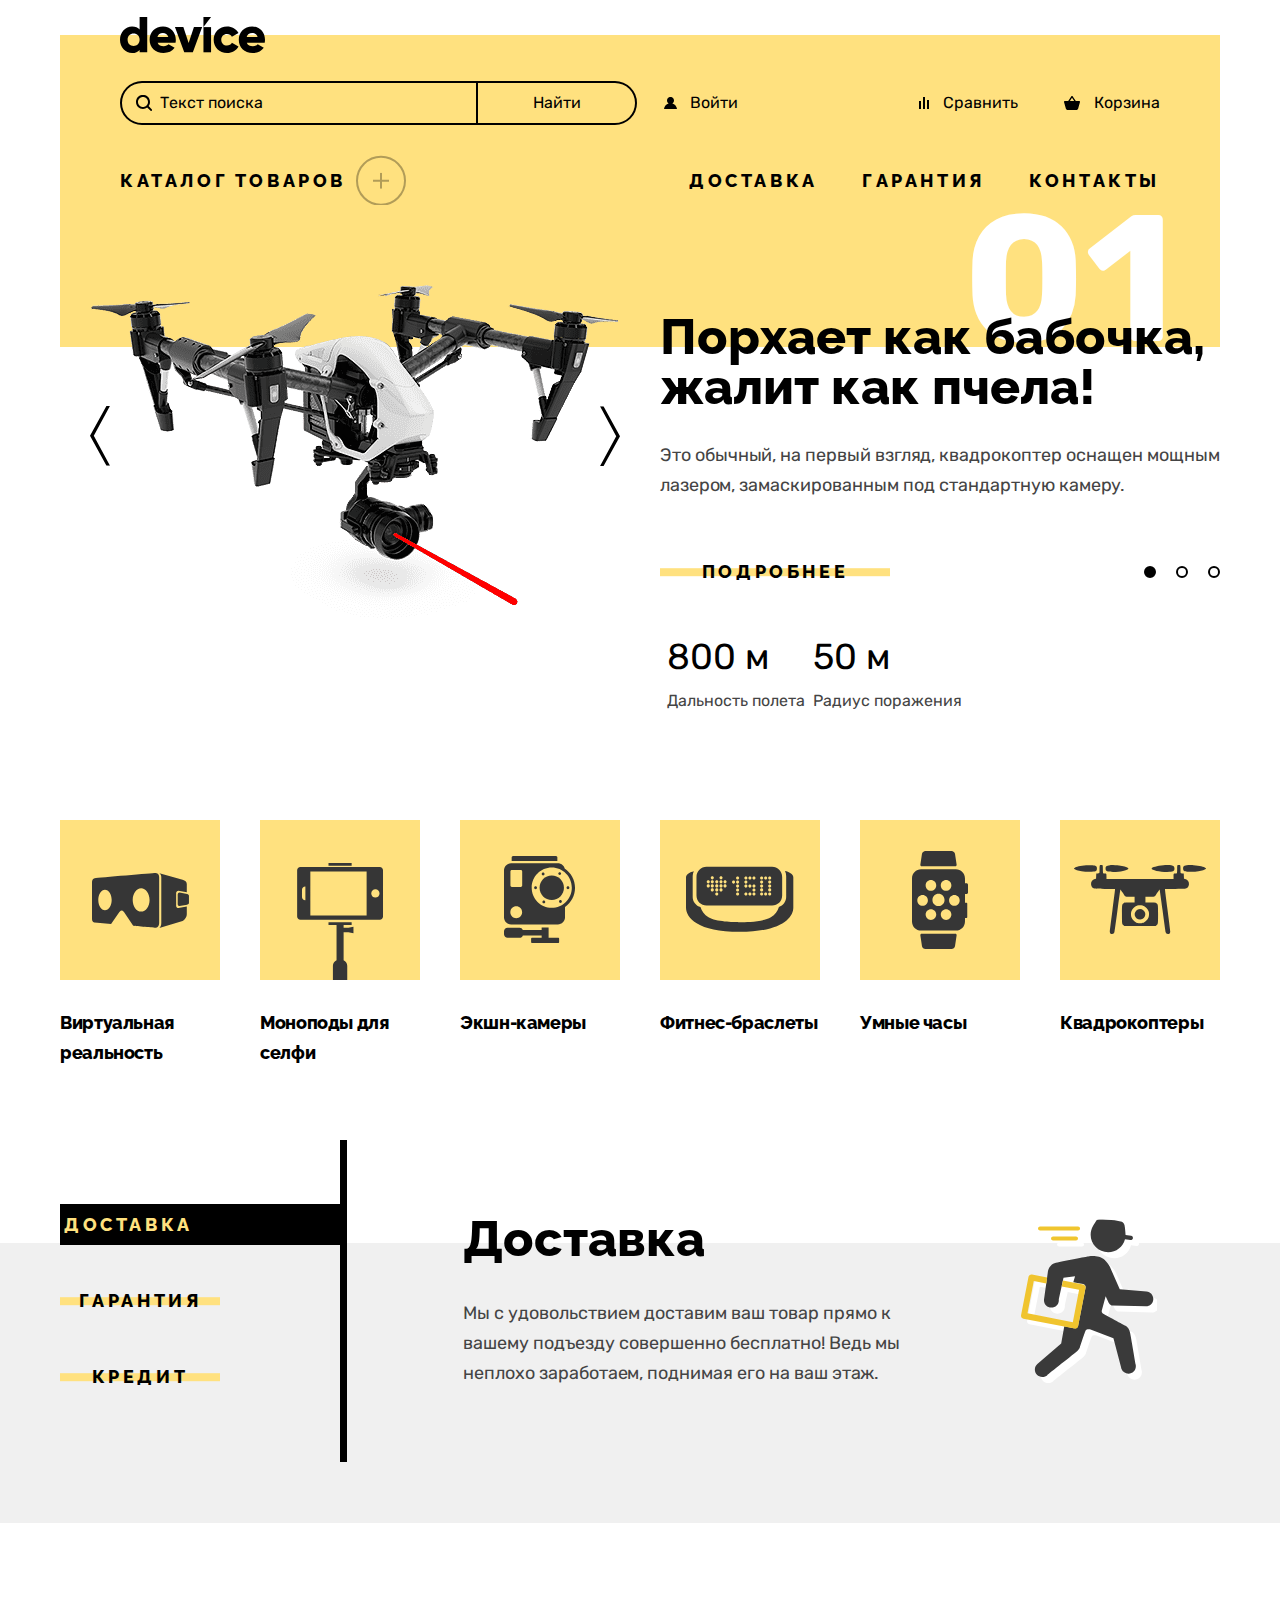
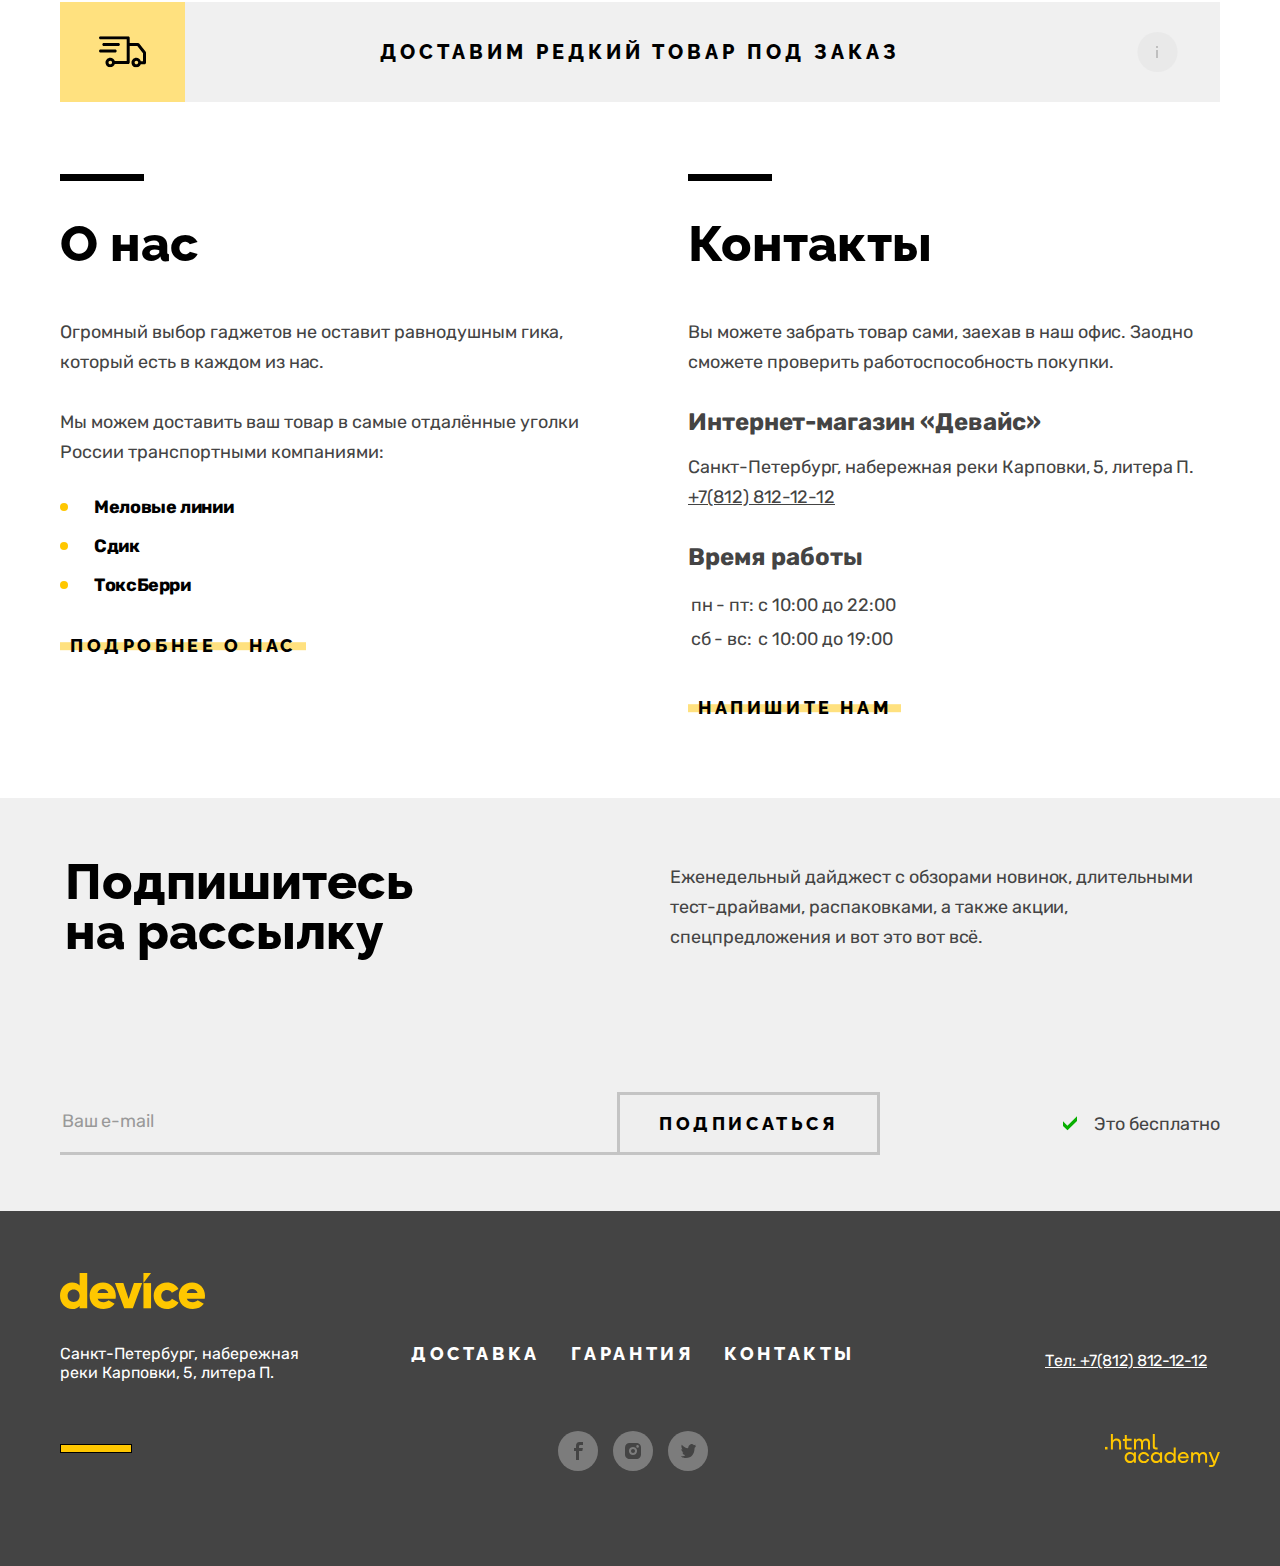
<file: index.html>
<!DOCTYPE html>
<html lang="ru">
<head>
  <meta charset="UTF-8">
  <meta http-equiv="X-UA-Compatible" content="IE=edge">
  <meta name="viewport" content="width=device-width, initial-scale=1.0">
  <title>HTML Academy: Девайс</title>
  <link rel="icon" href="favicon.ico">
  <link rel="icon" type="image/png" sizes="32x32" href="/images/decorative-images/favicon-32.png">
  <link rel="stylesheet" href="styles/style.css">
</head>
<body>
<header class="page-header container">
  <nav class="navigation">
    <a class="logo" title="главная страница сайта Девайс">
      <svg  class="logo-photo" aria-hidden="true" focusable="false" width="145" height="36" viewBox="0 0 145 36" xmlns="http://www.w3.org/2000/svg">
        <path d="M27.2188 0V35.3H19.6135V32.9C17.9124 34.8 15.5107 36 12.1084 36C5.5038 36 0 30.2 0 22.7C0 15.2 5.5038 9.4 12.1084 9.4C15.5107 9.4 18.0124 10.6 19.6135 12.5V0H27.2188ZM19.6135 22.7C19.6135 18.9 17.1118 16.5 13.6094 16.5C10.107 16.5 7.60524 18.9 7.60524 22.7C7.60524 26.5 10.107 28.9 13.6094 28.9C17.1118 28.8 19.6135 26.5 19.6135 22.7Z"/>
        <path d="M43.7298 29.1999C45.8313 29.1999 47.5325 28.3999 48.5332 27.2999L54.6374 30.7999C52.1356 34.1999 48.4331 35.9999 43.6298 35.9999C35.0238 35.9999 29.6201 30.1999 29.6201 22.6999C29.6201 15.1999 35.0238 9.3999 43.0294 9.3999C50.4345 9.3999 55.8382 15.0999 55.8382 22.6999C55.8382 23.7999 55.7381 24.7999 55.538 25.6999H37.6256C38.6263 28.2999 40.9279 29.1999 43.7298 29.1999ZM48.333 20.0999C47.5325 17.1999 45.2309 16.0999 42.9293 16.0999C40.0273 16.0999 38.126 17.4999 37.4255 20.0999H48.333Z"/>
        <path d="M82.1563 10.1001L72.8499 35.3001H64.2439L54.9375 10.1001H63.3433L68.647 26.1001L73.9506 10.1001C73.9506 10.1001 82.1563 10.1001 82.1563 10.1001Z"/>
        <path d="M83.458 10.1001H91.0633V35.3001H83.458V10.1001Z"/>
        <path d="M93.665 22.6999C93.665 15.1999 99.369 9.3999 107.074 9.3999C111.978 9.3999 116.281 11.9999 118.482 15.8999L111.878 19.6999C110.977 17.8999 109.176 16.8999 106.974 16.8999C103.672 16.8999 101.27 19.2999 101.27 22.6999C101.27 26.1999 103.672 28.4999 106.974 28.4999C109.176 28.4999 111.077 27.3999 111.878 25.6999L118.482 29.4999C116.381 33.3999 112.078 35.9999 107.074 35.9999C99.369 35.9999 93.665 30.1999 93.665 22.6999Z"/>
        <path d="M132.892 29.1999C134.993 29.1999 136.695 28.3999 137.695 27.2999L143.799 30.7999C141.298 34.1999 137.595 35.9999 132.792 35.9999C124.186 35.9999 118.782 30.1999 118.782 22.6999C118.782 15.1999 124.286 9.3999 132.191 9.3999C139.597 9.3999 145 15.0999 145 22.6999C145 23.7999 144.9 24.7999 144.7 25.6999H126.788C127.788 28.2999 130.09 29.1999 132.892 29.1999ZM137.595 20.0999C136.795 17.1999 134.493 16.0999 132.191 16.0999C129.289 16.0999 127.388 17.4999 126.688 20.0999H137.595Z"/>
        <path d="M83.458 0V10.1L91.0633 0H83.458Z"/>
      </svg>
    </a>
    <div class="nav-user-wrapper">
      <form class="search-form" action="https://echo.htmlacademy.ru" method="get">
        <label class="search-label" for="search-form-input"></label>
        <input class="search-form-input" id="search-form-input" type="search" name="search" placeholder="Текст поиска">
        <button class="search-button" type="submit">Найти</button>
      </form>
      <ul class="nav-user">
        <li class="nav-user-item">
          <a class="user-nav-link login" href="#">Войти</a>
        </li>
        <li class="nav-user-item">
          <a class="user-nav-link compare" href="#">Сравнить</a>
        </li>
        <li class="nav-user-item basket-item">
          <a class="user-nav-link basket" href="#">Корзина</a>
          <div class="basket-popover">
            <span class="popover-triangle"></span>
            <div class="basket-list-wrapper popover-container">
              <ul class="basket-list">
                <li class="basket-list-item">
                  <a class="basket-list-link" href="#">
                    <img class="basket-list-img" src="/images/content-images/basket-item-1.png" width="39" height="44" alt="Любительская селфи-палка">
                    <h4 class="basket-list-title">Любительская <nobr>селфи-палка</nobr></h4>
                  </a>
                </li>
              </ul>
              <button class="delete" type="button">
                <span class="visually-hidden">удалить товар из корзины</span>
              </button>
            </div>
            <div class="basket-list-wrapper popover-container">
              <ul class="basket-list">
                <li class="basket-list-item">
                  <a class="basket-list-link" href="#">
                    <img class="basket-list-img" src="images/content-images/basket-item-2.png" width="39" height="44" alt="Профессиональная селфи-палка">
                    <h4 class="basket-list-title">Профессиональная <nobr>селфи-палка</nobr></h4>
                  </a>
                </li>
              </ul>
              <button class="delete" type="button">
                <span class="visually-hidden">удалить товар из корзины</span>
              </button>
            </div>
            <dl class="basket-info">
              <div class="popover-container basket-info-container">
                <div class="dl-basket-wrapper">
                  <dt class="total-items total">Товаров:&thinsp;</dt>
                  <dd class="total-items-quantity">2</dd>
                </div>
                <div class="dl-basket-wrapper">
                  <dt class="total-sum total">Сумма:&thinsp;</dt>
                  <dd class="total-sum-quantity">2000&nbsp;&#8381;</dd>
                </div>
              </div>
            </dl>
            <button class="basket-open btn popover-container" type="button" aria-label="открыть корзину">Открыть корзину</button>
          </div>
        </li>
      </ul>
    </div>
    <div class="nav-main-wrapper">
      <ul class="nav-main nav-main-catalog">
        <li class="nav-main-item">
          <input class="nav-main-subnav-opener visually-hidden" id="main-subnav" type="checkbox" name="nav-main-subnav">
          <label class="nav-main-subnav-label" for="main-subnav">Каталог товаров</label>
          <div class="nav-main-subnav-wrapper">
            <ul class="nav-main-subnav wide">
              <li class="nav-main-subnav-item">
                <a class="nav-main-subnav-link" href="#">Виртуальная реальность</a>
              </li>
              <li class="nav-main-subnav-item">
                <a class="nav-main-subnav-link" href="catalog-monopods.html">Моноподы для селфи</a>
              </li>
              <li class="nav-main-subnav-item">
                <a class="nav-main-subnav-link" href="#"><nobr>Экшн-камеры</nobr></a>
              </li>
            </ul>
            <ul class="nav-main-subnav">
              <li class="nav-main-subnav-item">
                <a class="nav-main-subnav-link" href="#"><nobr>Фитнес-браслеты</nobr></a>
              </li>
              <li class="nav-main-subnav-item">
                <a class="nav-main-subnav-link" href="#">Умные часы</a>
              </li>
            </ul>
            <ul class="nav-main-subnav">
              <li class="nav-main-subnav-item">
                <a class="nav-main-subnav-link" href="#">Квадрокоптеры</a>
              </li>
            </ul>
          </div>
        </li>
      </ul>
      <ul class="nav-main nav-main-other">
        <li class="nav-main-item">
          <a class="nav-main-link" href="#">Доставка</a>
        </li>
        <li class="nav-main-item">
          <a class="nav-main-link" href="#">Гарантия</a>
        </li>
        <li class="nav-main-item">
          <a class="nav-main-link" href="#">Контакты</a>
        </li>
      </ul>
    </div>
  </nav>
</header>
 <main class="main-index main-container">
   <h1 class="visually-hidden">Интернет-магазин «Девайс»</h1>
   <section class="promo container">
     <h2 class="visually-hidden">Промотовары</h2>
     <ul class="promo-list">
       <li class="promo-list-item">
         <div class="promo-list-item-photo-wrapper">
           <button class="promo-list-photo-back photo-pagination" type="button">
             <span class="visually-hidden">назад</span>
           </button>
           <a class="promo-list-item-photo" href="#">
             <img src="/images/content-images/slider-quadcopter.png" height="560" width="560" alt="Квадракоптер">
           </a>
           <button class="promo-list-photo-forward photo-pagination" type="button">
             <span class="visually-hidden">вперед</span>
           </button>
         </div>
         <div class="promo-list-item-description-wrapper promo-wrapper-first">
           <b class="promo-list-item-description">Порхает как бабочка, жалит как пчела!</b>
           <p class="promo-list-item-description">Это обычный, на первый взгляд, квадрокоптер оснащен мощным лазером,
             замаскированным под стандартную камеру.</p>
           <div class="details-pagination-wrapper">
             <a class="promo-list-item-details btn" href="#">Подробнее</a>
             <div class="pagination-wrapper">
               <button class="promo-list-pagination current-pagination" type="button">
                 <span class="visually-hidden">текущий слайд</span>
               </button>
               <button class="promo-list-pagination" type="button">
                 <span class="visually-hidden">следующий слайд</span>
               </button>
               <button class="promo-list-pagination" type="button">
                 <span class="visually-hidden">следующий слайд</span>
               </button>
             </div>
           </div>
           <table class="promo-list-item-features">
             <tr class="promo-list-item-table-row">
               <td class="promo-list-item-table-data">800&nbsp;м</td>
               <td class="promo-list-item-table-data">50&nbsp;м</td>
             </tr>
             <tr class="promo-list-item-table-header">
               <td class="promo-list-item-table-data">Дальность полета</td>
               <td class="promo-list-item-table-data">Радиус поражения</td>
             </tr>
           </table>
         </div>
       </li>
       <li class="promo-list-item click-item">
         <div class="promo-list-item-photo-wrapper">
           <button class="promo-list-photo-back photo-pagination" type="button">
             <span class="visually-hidden">назад</span>
           </button>
        <a class="promo-list-item-photo" href="#">
          <img src="/images/content-images/slider-watch.png" height="560" width="560" alt="Фитнес-браслет">
        </a>
           <button class="promo-list-photo-forward photo-pagination" type="button">
             <span class="visually-hidden">вперед</span>
           </button>
         </div>
         <div class="promo-list-item-description-wrapper promo-wrapper-second">
           <b class="promo-list-item-description">Худеем правильно!</b>
           <p class="promo-list-item-description">Мотивирующие фитнес-браслеты помогут найти в себе силы не пропускать
             занятия и соблюдать диету.</p>
           <div class="details-pagination-wrapper">
             <a class="promo-list-item-details btn" href="#">Подробнее</a>
             <div class="pagination-wrapper">
               <button class="promo-list-pagination" type="button">
                 <span class="visually-hidden">предыдущий слайд</span>
               </button>
               <button class="promo-list-pagination current-pagination" type="button">
                 <span class="visually-hidden">текущий слайд</span>
               </button>
               <button class="promo-list-pagination" type="button">
                 <span class="visually-hidden">следующий слайд</span>
               </button>
             </div>
           </div>
           <table class="promo-list-item-features">
             <tr class="promo-list-item-table-row">
               <td class="promo-list-item-table-data">48 часов</td>
             </tr>
             <tr class="promo-list-item-table-header">
               <td class="promo-list-item-table-data">Без подзарядки</td>
             </tr>
           </table>
         </div>
      </li>
      <li class="promo-list-item click-item">
        <div class="promo-list-item-photo-wrapper">
          <button class="promo-list-photo-back photo-pagination" type="button">
            <span class="visually-hidden">назад</span>
          </button>
        <a class="promo-list-item-photo" href="#">
          <img src="images/content-images/slider-selfie-stick.png" height="560" width="560" alt="Палка для селфи">
        </a>
          <button class="promo-list-photo-forward photo-pagination" type="button">
            <span class="visually-hidden">вперед</span>
          </button>
        </div>
        <div class="promo-list-item-description-wrapper promo-wrapper-third">
          <b class="promo-list-item-description">Делай селфи, как Бен Стиллер!</b>
          <p class="promo-list-item-description">Самая длинная палка для селфи доступна в нашем магазине. Восемь (Восемь,
            Карл!) метров длиной и весом всего 5&nbsp;кг.</p>
          <div class="details-pagination-wrapper">
            <a class="promo-list-item-details btn" href="#">Подробнее</a>
            <div class="pagination-wrapper">
              <button class="promo-list-pagination" type="button">
                <span class="visually-hidden">предыдущий слайд</span>
              </button>
              <button class="promo-list-pagination" type="button">
                <span class="visually-hidden">предыдущий слайд</span>
              </button>
              <button class="promo-list-pagination current-pagination" type="button">
                <span class="visually-hidden">текущий слайд</span>
              </button>
            </div>
          </div>
          <table class="promo-list-item-features">
            <tr class="promo-list-item-table-row">
              <td class="promo-list-item-table-data">8,5&nbsp;кг</td>
              <td class="promo-list-item-table-data">5&nbsp;кг</td>
              <td class="promo-list-item-table-data">Карбон</td>
            </tr>
            <tr class="promo-list-item-table-header">
              <td class="promo-list-item-table-data">Длина палки</td>
              <td class="promo-list-item-table-data">Вес палки</td>
              <td class="promo-list-item-table-data">Материал</td>
            </tr>
          </table>
        </div>
      </li>
     </ul>
   </section>
   <section class="catalog-list container">
     <h2 class="visually-hidden"> Каталог товаров по категориям</h2>
     <ul class="catalog-list-items">
       <li class="catalog-list-item">
         <a class="catalog-list-item-link virtual-reality" href="#">Виртуальная реальность</a>
       </li>
       <li class="catalog-list-item">
        <a class="catalog-list-item-link monopods" href="catalog-monopods.html">Моноподы для селфи</a>
      </li>
      <li class="catalog-list-item">
        <a class="catalog-list-item-link action-cameras" href="#"><nobr>Экшн-камеры</nobr></a>
      </li>
      <li class="catalog-list-item">
        <a class="catalog-list-item-link fitness" href="#"><nobr>Фитнес-браслеты</nobr></a>
      </li>
      <li class="catalog-list-item">
        <a class="catalog-list-item-link smart-watch" href="#">Умные часы</a>
      </li>
      <li class="catalog-list-item">
        <a class="catalog-list-item-link quadcopters" href="#">Квадрокоптеры</a>
      </li>
     </ul>
   </section>
   <section class="service">
     <h2 class="visually-hidden">Услуги</h2>
     <div class="container">
       <div class="service-container">
         <ul class="navigation-service">
           <li class="navigation-service-item">
             <button class="navigation-service-btn btn current" type="button">Доставка</button>
           </li>
           <li class="navigation-service-item">
             <button class="navigation-service-btn btn" type="button">Гарантия</button>
           </li>
           <li class="navigation-service-item">
             <button class="navigation-service-btn btn" type="button">Кредит</button>
           </li>
         </ul>
         <section class="service-content  service-content-delivery">
           <div class="service-content-wrapper-delivery">
             <h3 class="service-content-title">Доставка</h3>
             <p class="service-content-description">Мы с удовольствием доставим ваш товар прямо
               к вашему подъезду совершенно бесплатно! Ведь
               мы неплохо заработаем, поднимая его на ваш этаж.</p>
           </div>
         </section>
       </div>
       <div class="service-container service-container-hidden">
         <ul class="navigation-service">
           <li class="navigation-service-item">
             <button class="navigation-service-btn btn" type="button">Доставка</button>
           </li>
           <li class="navigation-service-item">
             <button class="navigation-service-btn btn current" type="button">Гарантия</button>
           </li>
           <li class="navigation-service-item">
             <button class="navigation-service-btn btn" type="button">Кредит</button>
           </li>
         </ul>
         <section class="service-content service-content-guarantee">
           <div class="service-content-wrapper">
             <h3 class="service-content-title">Гарантия</h3>
             <p class="service-content-description">Если
               <nobr>из-за</nobr>
               возгорания купленного у нас товара у вас
               сгорит дом&mdash;не переживайте, мы выдадим вам новый.
               Товар, не дом, конечно же.
             </p>
           </div>
         </section>
       </div>
       <div class="service-container service-container-hidden">
         <ul class="navigation-service">
           <li class="navigation-service-item">
             <button class="navigation-service-btn btn" type="button">Доставка</button>
           </li>
           <li class="navigation-service-item">
             <button class="navigation-service-btn btn" type="button">Гарантия</button>
           </li>
           <li class="navigation-service-item">
             <button class="navigation-service-btn btn current" type="button">Кредит</button>
           </li>
         </ul>
         <section class="service-content service-content-credit">
           <div class="service-content-wrapper">
             <h3 class="service-content-title">Кредит</h3>
             <p class="service-content-description">Залезть в долговую яму стало проще! Кредитные консультанты подберут
               для вас наиболее выгодные условия кредита. Выгодные для банка, разумеется.</p>
           </div>
         </section>
       </div>
     </div>
   </section>
   <section class="service-delivery container">
     <h2 class="visually-hidden">Оформление доставки товара под заказ</h2>
    <button class="modal-window" type="button">Доставим редкий товар под заказ</button>
   </section>
   <div class="about-and-contacts container">
     <section class="about">
       <h2 class="about-title">О нас</h2>
        <p class="about-description">Огромный выбор гаджетов не оставит равнодушным гика, который есть в каждом из нас.</p>
        <p class="about-description">Мы можем доставить ваш товар в самые отдалённые уголки России транспортными компаниями:</p>
        <ul class="about-delivery-list">
          <li class="about-delivery-list-item">Меловые линии</li>
          <li class="about-delivery-list-item upper">Сдик</li>
          <li class="about-delivery-list-item">ТоксБерри</li>
        </ul>
        <a class="about-details-link btn" href="#">Подробнее о нас</a>
     </section>
     <section class="contacts">
       <h2 class="contacts-title">Контакты</h2>
       <p class="contacts-description">Вы можете забрать товар сами, заехав в наш офис. Заодно сможете проверить работоспособность покупки.
       </p>
       <b class="contacts-info"><nobr>Интернет-магазин</nobr> «Девайс»</b>
       <address class="contacts-address">
         <p class="address-details"><nobr>Санкт-Петербург,</nobr> набережная реки <nobr>Карповки, 5,</nobr>
           <nobr>литера П.</nobr></p>
         <a class="address-phone-link" href="tel:+78128121212">+7(812) 812-12-12</a>
       </address>
       <b class="contacts-info">Время работы</b>
       <table class="contacts-working-hours">
         <tr class="contacts-working-hours-table-row">
           <td class="contacts-working-hours-table-data"><nobr>пн - пт:</nobr></td>
           <td class="contacts-working-hours-table-data">с 10:00 до 22:00</td>
         </tr>
         <tr class="contacts-working-hours-table-row">
          <td class="contacts-working-hours-table-data">сб - вс:</td>
          <td class="contacts-working-hours-table-data"><nobr>с 10:00</nobr>
            <nobr>до 19:00</nobr></td>
        </tr>
       </table>
       <a class="contacts-write-link btn" href="#">Напишите нам</a>
     </section>
   </div>
   <section class="subscription">
     <div class="container">
       <div class="subscription-information">
         <h2 class="subscription-title">Подпишитесь на рассылку</h2>
         <p class="subscription-description">Еженедельный дайджест с обзорами новинок, длительными <nobr>тест-драйвами</nobr>,
         распаковками, а также акции, спецпредложения и вот это вот всё.</p>
       </div>
       <div class="subscription-form-wrapper">
         <form class="subscription-form" action="https://echo.htmlacademy.ru" method="post">
           <label for="subscription-input" class="subscription-label"></label>
           <input class="subscription-input" id="subscription-input" type="email" name="email" placeholder="Ваш e-mail">
           <button class="subscription-button" type="submit">Подписаться</button>
         </form>
         <span class="subscription">Это бесплатно</span>
     </div>
     </div>
   </section>
 </main>
 <footer class="page-footer">
   <div class="container page-footer-wrapper">
     <section class="footer-address">
       <h2 class="visually-hidden">Адрес</h2>
       <a class="logo-footer" href="index.html" title="на главную страницу  магазина электронных товаров Девайс">
         <svg  class="logo-footer-photo" aria-hidden="true" focusable="false" width="145" height="36" viewBox="0 0 145 36" xmlns="http://www.w3.org/2000/svg">
           <path d="M27.2188 0V35.3H19.6135V32.9C17.9124 34.8 15.5107 36 12.1084 36C5.5038 36 0 30.2 0 22.7C0 15.2 5.5038 9.4 12.1084 9.4C15.5107 9.4 18.0124 10.6 19.6135 12.5V0H27.2188ZM19.6135 22.7C19.6135 18.9 17.1118 16.5 13.6094 16.5C10.107 16.5 7.60524 18.9 7.60524 22.7C7.60524 26.5 10.107 28.9 13.6094 28.9C17.1118 28.8 19.6135 26.5 19.6135 22.7Z"/>
           <path d="M43.7298 29.1999C45.8313 29.1999 47.5325 28.3999 48.5332 27.2999L54.6374 30.7999C52.1356 34.1999 48.4331 35.9999 43.6298 35.9999C35.0238 35.9999 29.6201 30.1999 29.6201 22.6999C29.6201 15.1999 35.0238 9.3999 43.0294 9.3999C50.4345 9.3999 55.8382 15.0999 55.8382 22.6999C55.8382 23.7999 55.7381 24.7999 55.538 25.6999H37.6256C38.6263 28.2999 40.9279 29.1999 43.7298 29.1999ZM48.333 20.0999C47.5325 17.1999 45.2309 16.0999 42.9293 16.0999C40.0273 16.0999 38.126 17.4999 37.4255 20.0999H48.333Z"/>
           <path d="M82.1563 10.1001L72.8499 35.3001H64.2439L54.9375 10.1001H63.3433L68.647 26.1001L73.9506 10.1001C73.9506 10.1001 82.1563 10.1001 82.1563 10.1001Z"/>
           <path d="M83.458 10.1001H91.0633V35.3001H83.458V10.1001Z"/>
           <path d="M93.665 22.6999C93.665 15.1999 99.369 9.3999 107.074 9.3999C111.978 9.3999 116.281 11.9999 118.482 15.8999L111.878 19.6999C110.977 17.8999 109.176 16.8999 106.974 16.8999C103.672 16.8999 101.27 19.2999 101.27 22.6999C101.27 26.1999 103.672 28.4999 106.974 28.4999C109.176 28.4999 111.077 27.3999 111.878 25.6999L118.482 29.4999C116.381 33.3999 112.078 35.9999 107.074 35.9999C99.369 35.9999 93.665 30.1999 93.665 22.6999Z"/>
           <path d="M132.892 29.1999C134.993 29.1999 136.695 28.3999 137.695 27.2999L143.799 30.7999C141.298 34.1999 137.595 35.9999 132.792 35.9999C124.186 35.9999 118.782 30.1999 118.782 22.6999C118.782 15.1999 124.286 9.3999 132.191 9.3999C139.597 9.3999 145 15.0999 145 22.6999C145 23.7999 144.9 24.7999 144.7 25.6999H126.788C127.788 28.2999 130.09 29.1999 132.892 29.1999ZM137.595 20.0999C136.795 17.1999 134.493 16.0999 132.191 16.0999C129.289 16.0999 127.388 17.4999 126.688 20.0999H137.595Z"/>
           <path d="M83.458 0V10.1L91.0633 0H83.458Z"/>
         </svg>
       </a>
       <address class="footer-address">
         <p class="address-details-footer"><nobr>Санкт-Петербург,</nobr> набережная реки <nobr>Карповки, 5,</nobr>
           <nobr>литера П.</nobr></p>
       </address>
     </section>
     <section class="footer-nav-and-social">
       <h2 class="visually-hidden">Навигация и социальные сети</h2>
       <ul class="footer-nav">
         <li class="footer-nav-item">
           <a class="footer-nav-link" href="#">Доставка</a>
         </li>
         <li class="footer-nav-item">
           <a class="footer-nav-link" href="#">Гарантия</a>
         </li>
         <li class="footer-nav-item">
           <a class="footer-nav-link" href="#">Контакты</a>
         </li>
       </ul>
       <ul class="social-list">
         <li class="social-item">
           <a class="social-item-link fb" href="https://www.facebook.com/htmlacademy" rel="nofollow noopener">
             <span class="visually-hidden">Фэйсбук</span>
           </a>
         </li>
         <li class="social-item">
           <a class="social-item-link ig" href="https://www.instagram.com/htmlacademy/" rel="nofollow noopener">
             <span class="visually-hidden">Инстраграм</span>
           </a>
         </li>
         <li class="social-item">
           <a class="social-item-link tw" href="https://twitter.com/htmlacademy_ru" rel="nofollow noopener">
             <span class="visually-hidden">Твиттер</span>
           </a>
         </li>
       </ul>
     </section>
     <section class="footer-phone">
       <h2 class="visually-hidden">Контактный телефон</h2>
       <a class="footer-phone-link" href="tel:+78128121212">Тел:&nbsp;+7(812) 812-12-12</a>
       <a class="htmlacademy-link" href="https://htmlacademy.ru/" rel="nofollow noopener">
         <svg class="htmlacademy-link-svg" aria-hidden="true" focusable="false" width="115" height="33" viewBox="0 0 115 33" xmlns="http://www.w3.org/2000/svg">
           <path d="M0 12.9V15.5H2.5V12.9H0Z"/>
           <path d="M11.6 4.5C10 4.5 8.8 5.2 8 6.2H7.9V0H5.9V15.5H7.9V10.2C7.9 8.1 9.2 6.6 11.2 6.6C13 6.6 14.1 8 14.1 9.8V15.5H16.1V9.4C16.2 6.4 14.3 4.5 11.6 4.5Z" />
           <path d="M26.6 4.8H21.8V1.1H19.8V4.9H17.9V6.9H19.8V12.9C19.8 14.6 20.8 15.6 22.5 15.6H26.6V13.6H22.9C22.2 13.6 21.8 13.2 21.8 12.5V6.8H26.6V4.8Z" />
           <path d="M41.1 4.6C39.5 4.6 38.2 5.4 37.6 6.7H37.5C36.9 5.5 35.7 4.6 34.1 4.6C32.7 4.6 31.6 5.4 31 6.4H30.9V4.8H29V15.4H31V10C31 8 32 6.5 33.6 6.5C35.1 6.5 36 7.5 36 9.1V15.4H38V9.8C38 7.4 39.4 6.5 40.6 6.5C42.1 6.5 43 7.5 43 9.1V15.4H45V8.9C45.1 6.4 43.6 4.6 41.1 4.6Z"/>
           <path d="M47.8 12.7C47.8 14.4 48.8 15.4 50.6 15.4H52.6V13.4H50.9C50.2 13.4 49.8 13 49.8 12.3V0H47.8V12.7Z"/>
           <path d="M28.9 19.7C28 18.6 26.7 17.9 25 17.9C21.9 17.9 19.6 20.2 19.6 23.5C19.6 26.8 21.9 29.1 25 29.1C26.8 29.1 28 28.3 28.8 27.2H28.9V28.8H30.9V18.2H28.9V19.7ZM25.3 27.1C23.1 27.1 21.7 25.5 21.7 23.5C21.7 21.5 23.1 19.9 25.3 19.9C27.5 19.9 28.9 21.5 28.9 23.5C28.9 25.4 27.5 27.1 25.3 27.1Z"/>
           <path d="M44.2 22C43.7 19.6 41.6 17.9 38.8 17.9C35.4 17.9 33.2 20.4 33.2 23.5C33.2 26.6 35.4 29.1 38.8 29.1C41.6 29.1 43.7 27.3 44.2 24.9H42.1C41.7 26.2 40.4 27.2 38.8 27.2C36.6 27.2 35.2 25.6 35.2 23.6C35.2 21.6 36.6 20 38.8 20C40.4 20 41.6 21 42.1 22.2H44.2V22Z"/>
           <path d="M55.1 19.7C54.2 18.6 52.9 17.9 51.2 17.9C48.1 17.9 45.8 20.2 45.8 23.5C45.8 26.8 48.1 29.1 51.2 29.1C53 29.1 54.2 28.3 55 27.2H55.1V28.8H57.1V18.2H55.1V19.7ZM51.5 27.1C49.3 27.1 47.9 25.5 47.9 23.5C47.9 21.5 49.3 19.9 51.5 19.9C53.7 19.9 55.1 21.5 55.1 23.5C55.1 25.4 53.6 27.1 51.5 27.1Z"/>
           <path d="M68.7 19.8C67.8 18.7 66.5 17.9 64.8 17.9C61.7 17.9 59.4 20.2 59.4 23.5C59.4 26.8 61.6 29.1 64.8 29.1C66.5 29.1 67.8 28.3 68.6 27.3H68.7V28.8H70.7V13.4H68.7V19.8ZM65.1 27.1C62.9 27.1 61.5 25.5 61.5 23.5C61.5 21.5 62.9 19.9 65.1 19.9C67.3 19.9 68.7 21.5 68.7 23.5C68.6 25.5 67.2 27.1 65.1 27.1Z"/>
           <path d="M78.3 17.9C75 17.9 72.8 20.4 72.8 23.5C72.8 26.5 74.9 29.1 78.3 29.1C80.8 29.1 82.8 27.8 83.5 25.5H81.4C80.9 26.5 79.8 27.1 78.4 27.1C76.5 27.1 75.1 25.8 75 24.2H83.8C84 20.6 81.8 17.9 78.3 17.9ZM78.3 19.8C80 19.8 81.3 20.8 81.6 22.4H75.1C75.4 20.9 76.6 19.8 78.3 19.8Z" />
           <path d="M98.2 17.9C96.6 17.9 95.3 18.7 94.6 19.9H94.5C93.9 18.7 92.7 17.9 91.1 17.9C89.7 17.9 88.6 18.6 88 19.7V18.2H86.1V28.8H88.1V23.4C88.1 21.4 89.1 20 90.7 19.9C92.2 19.9 93.1 20.9 93.1 22.5V28.8H95.1V23.2C95.1 20.8 96.5 19.9 97.7 19.9C99.2 19.9 100.1 20.9 100.1 22.5V28.8H102.1V22.3C102.2 19.7 100.7 17.9 98.2 17.9Z"/>
           <path d="M109.4 27L105.8 18.1H103.6L108.4 29.7C108.1 30.6 107.7 30.9 106.7 30.9H104.2V32.9H106.7C108.5 32.9 109.5 32.1 110.2 30.3L114.9 18.1H112.8L109.4 27Z"/>
         </svg>
       </a>
     </section>
   </div>
 </footer>
<div class="modal-window-container-wrapper modal-window-container-close">
  <div class="modal-window-container">
    <header class="modal-window-header">
      <h2 class="modal-window-title">Доставка под заказ</h2>
      <button class="modal-window-header-button" type="button">
        <span class="visually-hidden">кнопка закрытия модального окна</span>
      </button>
    </header>
    <form class="modal-window-form" action="https://echo.htmlacademy.ru" method="post">
      <div class="name">
        <label class="modal-window-label" for="username">Ваше имя:</label>
        <input class="user-name-input modal-window-input" id="username" type="text" placeholder="Введите имя">
      </div>
      <div class="email">
        <label class="modal-window-label" for="email">Ваш e-mail:</label>
        <input class="user-email-input modal-window-input invalid" id="email" type="email" placeholder="Введите почту"
               value="почта" required>
        <p class="warning">Забавный у вас адрес</p>
      </div>
      <div class="message">
        <label class="modal-window-label" for="message">Что нужно привезти</label>
        <textarea class="user-message modal-window-input" id="message" placeholder="В свободной форме"
                  rows="1"></textarea>
      </div>
      <div class="quantity">
        <label class="modal-window-label" for="quantity">Количество:
          <button class="quantity-info" type="button">
            <span class="visually-hidden">Посмотреть дополнительную информацию</span>
          </button>
        </label>
        <div class=quantity-input-wrapper>
          <button class="quantity-change less" type="button">
            <span class="visually-hidden">уменьшить на одну единицу товара</span>
          </button>
          <input class="quantity modal-window-input" id="quantity" type="number" min="1" max="100" step="1" value="1">
          <button class="quantity-change more" type="button">
            <span class="visually-hidden">добавить одну единицу товара</span>
          </button>
        </div>
      </div>
      <button class="delivery-form-btn btn" type="submit" aria-label="отправить форму">Отправить</button>
    </form>
  </div>
</div>
</body>
</html>
</file>
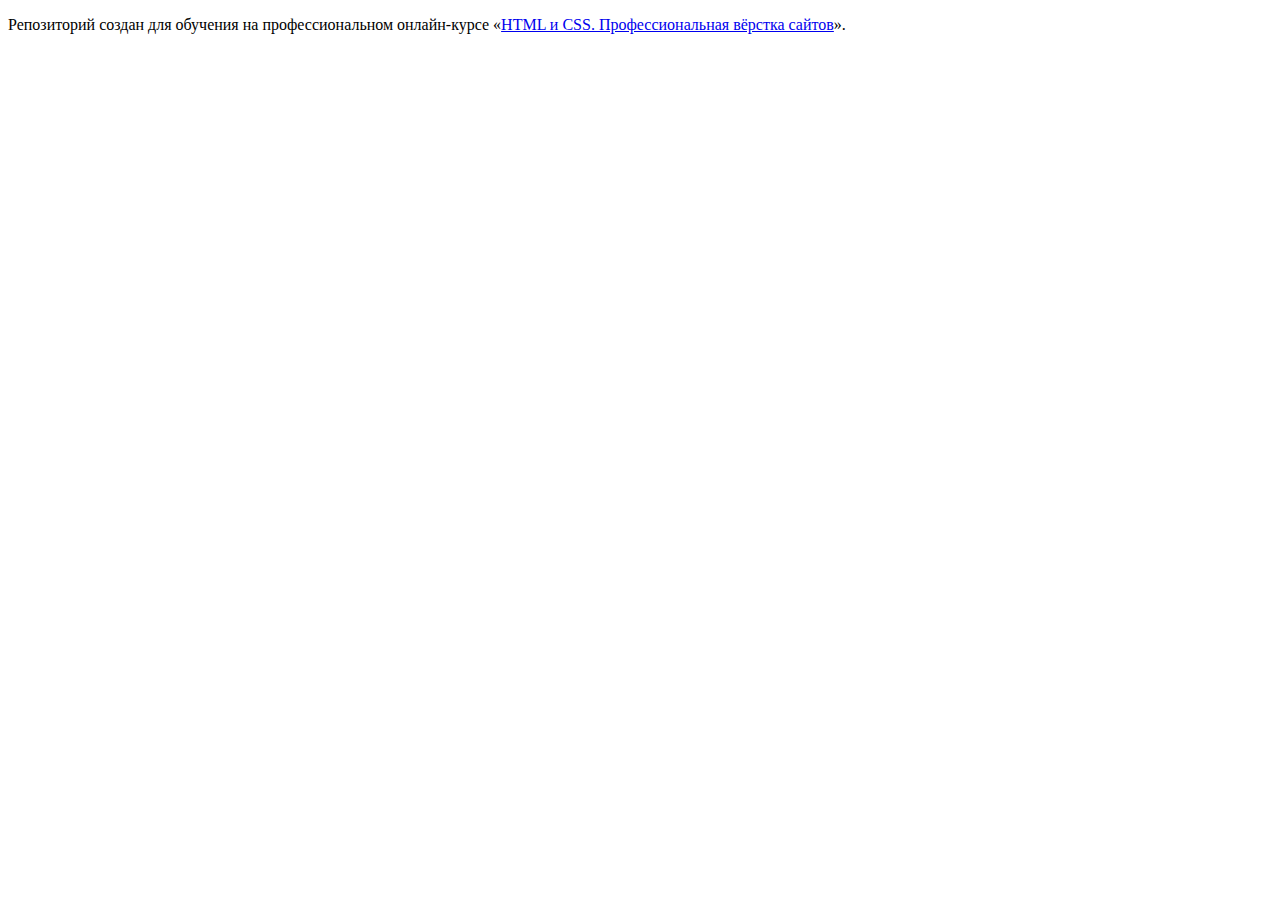
<file: 1/index.html>
<!DOCTYPE html>
<html lang="ru">
  <head>
    <meta charset="utf-8">
    <title>HTML Academy: Девайс</title>
    <base href="https://htmlacademy-htmlcss.github.io/1908695-device-33/1/">
</head>
  <body>

    <p>Репозиторий создан для обучения на профессиональном онлайн‑курсе «<a href="https://htmlacademy.ru/intensive/htmlcss">HTML и CSS. Профессиональная вёрстка сайтов</a>».</p>

  </body>
</html>
</file>
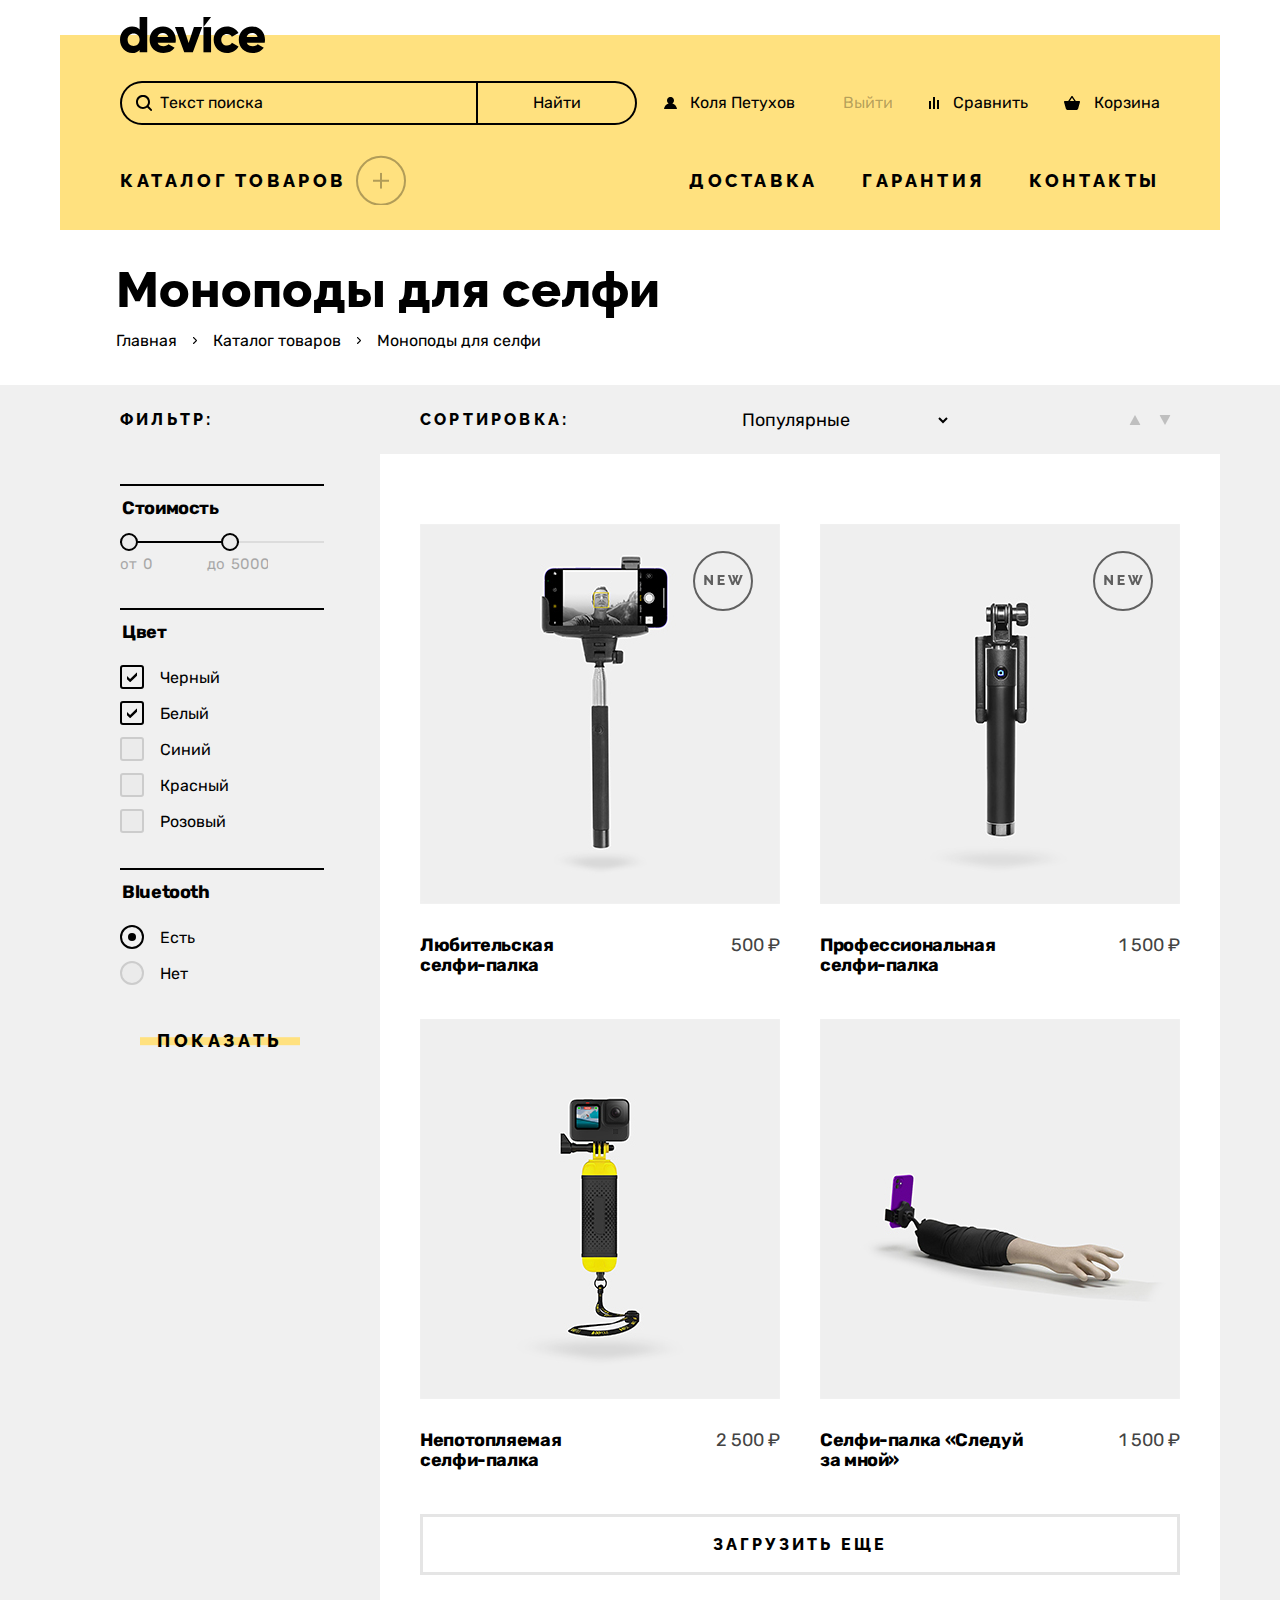
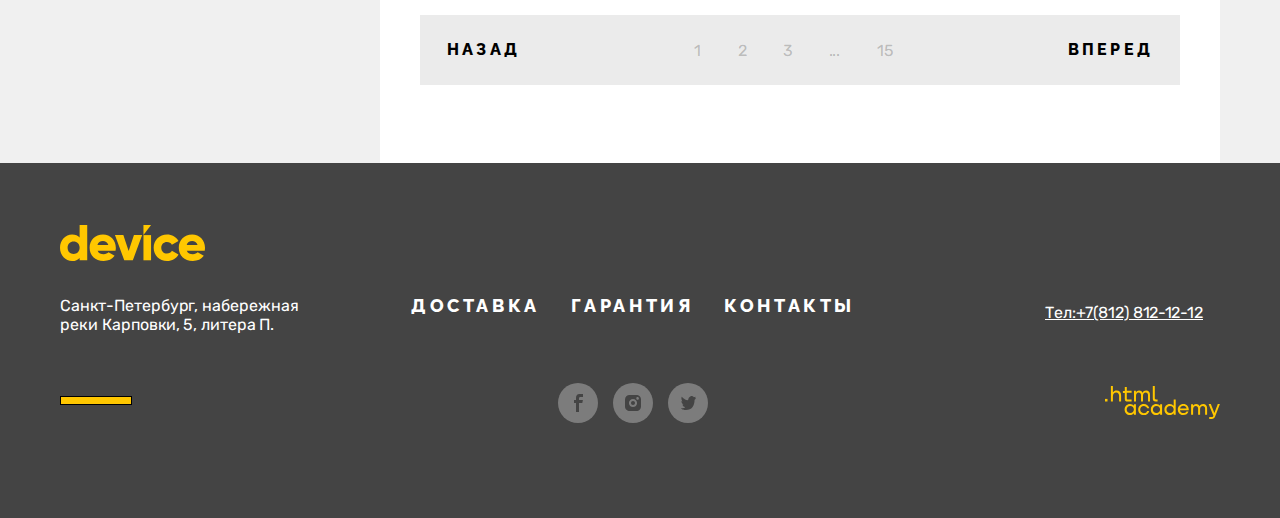
<file: catalog-monopods.html>
<!DOCTYPE html>
<html lang="ru">
<head>
  <meta charset="UTF-8">
  <meta http-equiv="X-UA-Compatible" content="IE=edge">
  <meta name="viewport" content="width=device-width, initial-scale=1.0">
  <title>Моноподы для селфи</title>
  <link rel="icon" href="favicon.ico">
  <link rel="icon" type="image/png" sizes="32x32" href="/images/decorative-images/favicon-32.png">
  <link rel="stylesheet" href="styles/style.css">
</head>
<body>
  <header class="page-header page-header-inner container">
    <nav class="navigation">
      <a class="logo" href="index.html" title="на главную страницу магазина электронных товаров Девайс">
        <svg  class="logo-photo" width="145" height="36" viewBox="0 0 145 36" xmlns="http://www.w3.org/2000/svg">
          <path d="M27.2188 0V35.3H19.6135V32.9C17.9124 34.8 15.5107 36 12.1084 36C5.5038 36 0 30.2 0 22.7C0 15.2 5.5038 9.4 12.1084 9.4C15.5107 9.4 18.0124 10.6 19.6135 12.5V0H27.2188ZM19.6135 22.7C19.6135 18.9 17.1118 16.5 13.6094 16.5C10.107 16.5 7.60524 18.9 7.60524 22.7C7.60524 26.5 10.107 28.9 13.6094 28.9C17.1118 28.8 19.6135 26.5 19.6135 22.7Z"/>
          <path d="M43.7298 29.1999C45.8313 29.1999 47.5325 28.3999 48.5332 27.2999L54.6374 30.7999C52.1356 34.1999 48.4331 35.9999 43.6298 35.9999C35.0238 35.9999 29.6201 30.1999 29.6201 22.6999C29.6201 15.1999 35.0238 9.3999 43.0294 9.3999C50.4345 9.3999 55.8382 15.0999 55.8382 22.6999C55.8382 23.7999 55.7381 24.7999 55.538 25.6999H37.6256C38.6263 28.2999 40.9279 29.1999 43.7298 29.1999ZM48.333 20.0999C47.5325 17.1999 45.2309 16.0999 42.9293 16.0999C40.0273 16.0999 38.126 17.4999 37.4255 20.0999H48.333Z"/>
          <path d="M82.1563 10.1001L72.8499 35.3001H64.2439L54.9375 10.1001H63.3433L68.647 26.1001L73.9506 10.1001C73.9506 10.1001 82.1563 10.1001 82.1563 10.1001Z"/>
          <path d="M83.458 10.1001H91.0633V35.3001H83.458V10.1001Z"/>
          <path d="M93.665 22.6999C93.665 15.1999 99.369 9.3999 107.074 9.3999C111.978 9.3999 116.281 11.9999 118.482 15.8999L111.878 19.6999C110.977 17.8999 109.176 16.8999 106.974 16.8999C103.672 16.8999 101.27 19.2999 101.27 22.6999C101.27 26.1999 103.672 28.4999 106.974 28.4999C109.176 28.4999 111.077 27.3999 111.878 25.6999L118.482 29.4999C116.381 33.3999 112.078 35.9999 107.074 35.9999C99.369 35.9999 93.665 30.1999 93.665 22.6999Z"/>
          <path d="M132.892 29.1999C134.993 29.1999 136.695 28.3999 137.695 27.2999L143.799 30.7999C141.298 34.1999 137.595 35.9999 132.792 35.9999C124.186 35.9999 118.782 30.1999 118.782 22.6999C118.782 15.1999 124.286 9.3999 132.191 9.3999C139.597 9.3999 145 15.0999 145 22.6999C145 23.7999 144.9 24.7999 144.7 25.6999H126.788C127.788 28.2999 130.09 29.1999 132.892 29.1999ZM137.595 20.0999C136.795 17.1999 134.493 16.0999 132.191 16.0999C129.289 16.0999 127.388 17.4999 126.688 20.0999H137.595Z"/>
          <path d="M83.458 0V10.1L91.0633 0H83.458Z"/>
        </svg>
      </a>
      <div class="nav-user-wrapper">
        <form class="search-form" action="https://echo.htmlacademy.ru" method="get">
          <label for="search-form-input" class="search-label"></label>
          <input class="search-form-input" id="search-form-input" type="search" name="search" placeholder="Текст поиска">
          <button class="search-button" type="submit">Найти</button>
        </form>
        <ul class="nav-user">
          <li class="nav-user-item">
            <a class="user-nav-link login user-login" href="#">Коля Петухов</a>
          </li>
          <li class="nav-user-item">
            <a class="user-nav-link logout" href="#">Выйти</a>
          </li>
          <li class="nav-user-item">
            <a class="user-nav-link compare" href="#">Сравнить</a>
          </li>
          <li class="nav-user-item basket-item">
            <a class="user-nav-link basket" href="#">Корзина</a>
            <div class="basket-popover">
              <span class="popover-triangle"></span>
              <div class="basket-list-wrapper popover-container">
                <ul class="basket-list">
                  <li class="basket-list-item">
                    <a class="basket-list-link" href="#">
                      <img class="basket-list-img" src="/images/content-images/basket-item-1.png" width="39" height="44" alt="Любительская селфи-палка">
                      <h4 class="basket-list-title">Любительская <nobr>селфи-палка</nobr></h4>
                    </a>
                  </li>
                </ul>
                <button class="delete" type="button">
                  <span class="visually-hidden">удалить товар из корзины</span>
                </button>
              </div>
              <div class="basket-list-wrapper popover-container">
                <ul class="basket-list">
                  <li class="basket-list-item">
                    <a class="basket-list-link" href="#">
                      <img class="basket-list-img" src="images/content-images/basket-item-2.png" width="39" height="44" alt="Профессиональная селфи-палка">
                      <h4 class="basket-list-title">Профессиональная <nobr>селфи-палка</nobr></h4>
                    </a>
                  </li>
                </ul>
                <button class="delete" type="button">
                  <span class="visually-hidden">удалить товар из корзины</span>
                </button>
              </div>
              <dl class="basket-info">
                <div class="popover-container basket-info-container">
                  <div class="dl-basket-wrapper">
                    <dt class="total-items total">Товаров:&thinsp;</dt>
                    <dd class="total-items-quantity">2</dd>
                  </div>
                  <div class="dl-basket-wrapper">
                    <dt class="total-sum total">Сумма:&thinsp;</dt>
                    <dd class="total-sum-quantity">2000&nbsp;&#8381;</dd>
                  </div>
                </div>
              </dl>
              <button class="basket-open btn popover-container" type="button" aria-label="открыть корзину">Открыть корзину</button>
            </div>
          </li>
        </ul>
      </div>
      <div class="nav-main-wrapper">
        <ul class="nav-main nav-main-catalog">
          <li class="nav-main-item">
            <input class="nav-main-subnav-opener visually-hidden" id="main-subnav" type="checkbox" name="nav-main-subnav">
            <label class="nav-main-subnav-label" for="main-subnav">Каталог товаров</label>
            <div class="nav-main-subnav-wrapper">
              <ul class="nav-main-subnav wide">
                <li class="nav-main-subnav-item">
                  <a class="nav-main-subnav-link" href="#">Виртуальная реальность</a>
                </li>
                <li class="nav-main-subnav-item">
                  <a class="nav-main-subnav-link">Моноподы для селфи</a>
                </li>
                <li class="nav-main-subnav-item">
                  <a class="nav-main-subnav-link" href="#"><nobr>Экшн-камеры</nobr></a>
                </li>
              </ul>
              <ul class="nav-main-subnav">
                <li class="nav-main-subnav-item">
                  <a class="nav-main-subnav-link" href="#"><nobr>Фитнес-браслеты</nobr></a>
                </li>
                <li class="nav-main-subnav-item">
                  <a class="nav-main-subnav-link" href="#">Умные часы</a>
                </li>
              </ul>
              <ul class="nav-main-subnav">
                <li class="nav-main-subnav-item">
                  <a class="nav-main-subnav-link" href="#">Квадрокоптеры</a>
                </li>
              </ul>
            </div>
           </li>
        </ul>
        <ul class="nav-main nav-main-other">
          <li class="nav-main-item">
            <a class="nav-main-link" href="#">Доставка</a>
          </li>
          <li class="nav-main-item">
            <a class="nav-main-link" href="#">Гарантия</a>
          </li>
          <li class="nav-main-item">
            <a class="nav-main-link" href="#">Контакты</a>
          </li>
        </ul>
      </div>
    </nav>
  </header>
 <main class="main-inner main-container">
   <header class="inner-header">
     <div class="inner-header-container">
       <h1 class="inner-header-title">Моноподы для селфи</h1>
       <ul class="breadcrumbs-list">
         <li class="breadcrumb-item">
           <a class="breadcrumb-link" href="index.html">Главная</a>
         </li>
         <li class="breadcrumb-item">
           <a class="breadcrumb-link" href="#">Каталог товаров</a>
         </li>
         <li class="breadcrumb-item">
           <a class="breadcrumb-link">Моноподы для селфи</a>
         </li>
      </ul>
     </div>
   </header>
   <div class="catalog-content-wrapper">
     <div class="container catalog-content">
       <section class="filter">
         <h2 class="filter-title-main">Фильтр:</h2>
         <form class="filter" action="https://echo.htmlacademy.ru/" method="get">
           <fieldset class="filter">
             <legend class="filter-title">Стоимость</legend>
             <div class="range">
               <div class="range-scale">
                 <div class="range-bar" style="left: 0; width: 119px">
                   <button class="range-toggle toggle-min">
                     <span class="visually-hidden">Изменить минимальную цену.</span>
                   </button>
                   <button class="range-toggle toggle-max">
                     <span class="visually-hidden">Изменить максимальную цену.</span>
                   </button>
                 </div>
               </div>
               <div class="range-wrapper-inputs">
                 <label class="catalog-filter-label">
                   от <input class="range-input" type="number" value="0" name="min-price">
                 </label>
                 <label class="catalog-filter-label">
                   до <input class="range-input" type="number" value="5000" name="max-price" style="width: 37px">
                 </label>
               </div>
             </div>
           </fieldset>
           <fieldset class="filter">
             <legend class="filter-title">Цвет</legend>
             <ul class="filter-choice">
               <li class="filter-choice-item">
                   <input class="filter-input visually-hidden" id="filter-check-black" type="checkbox" name="black" checked>
                   <label class="label-choice" for="filter-check-black">Черный</label>
               </li>
               <li class="filter-choice-item">
                   <input class="filter-input visually-hidden" id="filter-check-white" type="checkbox" name="white" checked>
                   <label class="label-choice" for="filter-check-white">Белый</label>
               </li>
               <li class="filter-choice-item">
                 <input class="filter-input visually-hidden" id="filter-check-blue" type="checkbox" name="blue">
                 <label class="label-choice" for="filter-check-blue">Синий</label>
               </li>
               <li class="filter-choice-item">
                 <input class="filter-input visually-hidden" id="filter-check-red" type="checkbox" name="red">
                 <label class="label-choice" for="filter-check-red">Красный</label>
               </li>
               <li class="filter-choice-item">
                 <input class="filter-input visually-hidden" id="filter-check-pink" type="checkbox" name="pink">
                 <label class="label-choice" for="filter-check-pink">Розовый</label>
               </li>
             </ul>
           </fieldset>
           <fieldset class="filter">
             <legend class="filter-title">Bluetooth</legend>
             <ul class="filter-choice">
               <li class="filter-choice-item">
                   <input class="filter-input visually-hidden" id="filter-radio-yes" type="radio" name="bluetooth-group" value="yes" checked>
                   <label class="label-choice radio" for="filter-radio-yes">Есть</label>
               </li>
               <li class="filter-choice-item">
                   <input class="filter-input visually-hidden" id="filter-radio-no" type="radio" name="bluetooth-group" value="no">
                   <label class="label-choice radio" for="filter-radio-no">Нет</label>
               </li>
             </ul>
           </fieldset>
           <button class="btn filter-show" type="submit">Показать</button>
         </form>
       </section>
       <section class="sort">
         <h2 class="sort-title">Сортировка:</h2>
         <form class="sort-form" action="https://echo.htmlacademy.ru/" method="get">
           <label>
             <select class="sort-select" aria-label="Сортировка">
               <option value="popular">Популярные</option>
               <option value="popular">Максимальная скидка</option>
               <option value="popular">По убыванию цены</option>
               <option value="popular">По возрастанию цены</option>
             </select>
           </label>
         </form>
         <div class="sort-button-wrapper">
           <button class="sort-selector" type="button">
             <span class="visually-hidden">прокрутка сортировки наверх</span>
           </button>
           <button class="sort-selector down" type="button">
             <span class="visually-hidden">прокрутка сортировки вниз</span>
           </button>
         </div>
       </section>
       <section class="products">
         <h2 class="visually-hidden">Каталог моноподов для селфи</h2>
         <ul class="product-list">
           <li class="product-card new">
             <a class="product-card-link link-img" href="#">
               <img class="product-card-image" src="/images/content-images/product-selfie-amateur.jpg" height="380"
                    width="360" alt="Любительская селфи-палка">
             </a>
             <div class="product-card-info-wrapper">
               <a class="product-card-link" href="#">
               <h3 class="product-card-title">Любительская <nobr>селфи-палка</nobr></h3>
             </a>
               <span class="product-card-price">500&nbsp;&#8381;</span>
             </div>
             <div class="product-button-hover-wrapper">
               <button class="product-button-hover btn" type="button">подробнее</button>
             </div>
           </li>
           <li class="product-card new">
             <a class="product-card-link link-img" href="#">
               <img class="product-card-image" src="/images/content-images/product-selfie-prof.jpg" height="380"
                    width="360" alt="Профессиональная селфи-палка">
             </a>
             <div class="product-card-info-wrapper">
               <a class="product-card-link" href="#">
               <h3 class="product-card-title">Профессиональная <nobr>селфи-палка</nobr></h3>
             </a>
               <span class="product-card-price">1&nbsp;500&nbsp;&#8381;</span>
             </div>
             <div class="product-button-hover-wrapper">
               <button class="product-button-hover btn" type="button">подробнее</button>
             </div>
           </li>
           <li class="product-card">
             <a class="product-card-link link-img" href="#">
               <img class="product-card-image" src="/images/content-images/product-selfie-unsink.jpg" height="380"
                    width="360" alt="Непотопляемая селфи-палка">
             </a>
             <div class="product-card-info-wrapper">
               <a class="product-card-link" href="#">
               <h3 class="product-card-title">Непотопляемая <nobr>селфи-палка</nobr></h3>
             </a>
               <span class="product-card-price">2&nbsp;500&nbsp;&#8381;</span>
             </div>
            <div class="product-button-hover-wrapper">
              <button class="product-button-hover btn" type="button">подробнее</button>
             </div>
           </li>
           <li class="product-card">
             <a class="product-card-link link-img" href="#">
               <img class="product-card-image" src="/images/content-images/product-selfie-followme.jpg" height="380"
                    width="360" alt="Селфи-палка Следуй за мной">
             </a>
             <div class="product-card-info-wrapper">
               <a class="product-card-link" href="#">
               <h3 class="product-card-title"><nobr>Селфи-палка</nobr> &laquo;Следуй за мной&raquo;</h3>
             </a>
               <span class="product-card-price">1&nbsp;500&nbsp;&#8381;</span>
             </div>
             <div class="product-button-hover-wrapper">
               <button class="product-button-hover btn" type="button">подробнее</button>
             </div>
           </li>
         </ul>
       </section>
       <section class="product-pagination">
         <h2 class="visually-hidden">Загрузка предыдущих и последующих страниц каталога</h2>
         <button class="product-show-more product-show-more-dark" type="button">Загрузить еще</button>
         <div class="pagination">
           <ul class="pagination-wrapper">
             <li class="pagination-item">
               <a class="pagination-link back" href="#">Назад</a>
             </li>
           </ul>
           <ul class="pagination-wrapper numbers">
             <li class="pagination-item">
               <a class="pagination-link" href="#">1</a>
             </li>
             <li class="pagination-item">
               <a class="pagination-link" href="#">2</a>
             </li>
             <li class="pagination-item">
               <a class="pagination-link" href="#">3</a>
             </li>
             <li class="pagination-item">
               <a class="pagination-link" href="#">...</a>
             </li>
             <li class="pagination-item">
               <a class="pagination-link" href="#">15</a>
             </li>
           </ul>
           <ul class="pagination-wrapper">
             <li class="pagination-item">
               <a class="pagination-link forward" href="#">Вперед</a>
             </li>
           </ul>
         </div>
       </section>
     </div>
   </div>
 </main>
 <footer class="page-footer">
   <div class="container page-footer-wrapper">
     <section class="footer-address">
       <h2 class="visually-hidden">Адрес</h2>
       <a class="logo-footer" href="index.html" title="на главную страницу  магазина электронных товаров Девайс">
         <svg  class="logo-footer-photo" width="145" height="36" viewBox="0 0 145 36" xmlns="http://www.w3.org/2000/svg">
           <path d="M27.2188 0V35.3H19.6135V32.9C17.9124 34.8 15.5107 36 12.1084 36C5.5038 36 0 30.2 0 22.7C0 15.2 5.5038 9.4 12.1084 9.4C15.5107 9.4 18.0124 10.6 19.6135 12.5V0H27.2188ZM19.6135 22.7C19.6135 18.9 17.1118 16.5 13.6094 16.5C10.107 16.5 7.60524 18.9 7.60524 22.7C7.60524 26.5 10.107 28.9 13.6094 28.9C17.1118 28.8 19.6135 26.5 19.6135 22.7Z"/>
           <path d="M43.7298 29.1999C45.8313 29.1999 47.5325 28.3999 48.5332 27.2999L54.6374 30.7999C52.1356 34.1999 48.4331 35.9999 43.6298 35.9999C35.0238 35.9999 29.6201 30.1999 29.6201 22.6999C29.6201 15.1999 35.0238 9.3999 43.0294 9.3999C50.4345 9.3999 55.8382 15.0999 55.8382 22.6999C55.8382 23.7999 55.7381 24.7999 55.538 25.6999H37.6256C38.6263 28.2999 40.9279 29.1999 43.7298 29.1999ZM48.333 20.0999C47.5325 17.1999 45.2309 16.0999 42.9293 16.0999C40.0273 16.0999 38.126 17.4999 37.4255 20.0999H48.333Z"/>
           <path d="M82.1563 10.1001L72.8499 35.3001H64.2439L54.9375 10.1001H63.3433L68.647 26.1001L73.9506 10.1001C73.9506 10.1001 82.1563 10.1001 82.1563 10.1001Z"/>
           <path d="M83.458 10.1001H91.0633V35.3001H83.458V10.1001Z"/>
           <path d="M93.665 22.6999C93.665 15.1999 99.369 9.3999 107.074 9.3999C111.978 9.3999 116.281 11.9999 118.482 15.8999L111.878 19.6999C110.977 17.8999 109.176 16.8999 106.974 16.8999C103.672 16.8999 101.27 19.2999 101.27 22.6999C101.27 26.1999 103.672 28.4999 106.974 28.4999C109.176 28.4999 111.077 27.3999 111.878 25.6999L118.482 29.4999C116.381 33.3999 112.078 35.9999 107.074 35.9999C99.369 35.9999 93.665 30.1999 93.665 22.6999Z"/>
           <path d="M132.892 29.1999C134.993 29.1999 136.695 28.3999 137.695 27.2999L143.799 30.7999C141.298 34.1999 137.595 35.9999 132.792 35.9999C124.186 35.9999 118.782 30.1999 118.782 22.6999C118.782 15.1999 124.286 9.3999 132.191 9.3999C139.597 9.3999 145 15.0999 145 22.6999C145 23.7999 144.9 24.7999 144.7 25.6999H126.788C127.788 28.2999 130.09 29.1999 132.892 29.1999ZM137.595 20.0999C136.795 17.1999 134.493 16.0999 132.191 16.0999C129.289 16.0999 127.388 17.4999 126.688 20.0999H137.595Z"/>
           <path d="M83.458 0V10.1L91.0633 0H83.458Z"/>
         </svg>
       </a>
       <address class="footer-address">
         <p class="address-details-footer"><nobr>Санкт-Петербург,</nobr> набережная <nobr>реки Карповки, 5,</nobr>
           <nobr>литера П.</nobr></p>
       </address>
     </section>
     <section class="footer-nav-and-social">
       <h2 class="visually-hidden">Навигация и социальные сети</h2>
       <ul class="footer-nav">
         <li class="footer-nav-item">
           <a class="footer-nav-link" href="#">Доставка</a>
         </li>
         <li class="footer-nav-item">
           <a class="footer-nav-link" href="#">Гарантия</a>
         </li>
         <li class="footer-nav-item">
           <a class="footer-nav-link" href="#">Контакты</a>
         </li>
       </ul>
       <ul class="social-list">
         <li class="social-item">
           <a class="social-item-link fb" href="https://www.facebook.com/htmlacademy" rel="nofollow noopener">
             <span class="visually-hidden">Фэйсбук</span>
           </a>
         </li>
         <li class="social-item">
           <a class="social-item-link ig" href="https://www.instagram.com/htmlacademy/" rel="nofollow noopener">
             <span class="visually-hidden">Инстраграм</span>
           </a>
         </li>
         <li class="social-item">
           <a class="social-item-link tw" href="https://twitter.com/htmlacademy_ru" rel="nofollow noopener">
             <span class="visually-hidden">Твиттер</span>
           </a>
         </li>
       </ul>
     </section>
     <section class="footer-phone">
       <h2 class="visually-hidden">Контактный телефон</h2>
       <a class="footer-phone-link" href="tel:+78128121212">Тел:+7(812) 812-12-12</a>
       <a class="htmlacademy-link" href="https://htmlacademy.ru/" rel="nofollow noopener">
         <svg class="htmlacademy-link-svg" width="115" height="33" viewBox="0 0 115 33" xmlns="http://www.w3.org/2000/svg">
           <path d="M0 12.9V15.5H2.5V12.9H0Z"/>
           <path d="M11.6 4.5C10 4.5 8.8 5.2 8 6.2H7.9V0H5.9V15.5H7.9V10.2C7.9 8.1 9.2 6.6 11.2 6.6C13 6.6 14.1 8 14.1 9.8V15.5H16.1V9.4C16.2 6.4 14.3 4.5 11.6 4.5Z" />
           <path d="M26.6 4.8H21.8V1.1H19.8V4.9H17.9V6.9H19.8V12.9C19.8 14.6 20.8 15.6 22.5 15.6H26.6V13.6H22.9C22.2 13.6 21.8 13.2 21.8 12.5V6.8H26.6V4.8Z" />
           <path d="M41.1 4.6C39.5 4.6 38.2 5.4 37.6 6.7H37.5C36.9 5.5 35.7 4.6 34.1 4.6C32.7 4.6 31.6 5.4 31 6.4H30.9V4.8H29V15.4H31V10C31 8 32 6.5 33.6 6.5C35.1 6.5 36 7.5 36 9.1V15.4H38V9.8C38 7.4 39.4 6.5 40.6 6.5C42.1 6.5 43 7.5 43 9.1V15.4H45V8.9C45.1 6.4 43.6 4.6 41.1 4.6Z"/>
           <path d="M47.8 12.7C47.8 14.4 48.8 15.4 50.6 15.4H52.6V13.4H50.9C50.2 13.4 49.8 13 49.8 12.3V0H47.8V12.7Z"/>
           <path d="M28.9 19.7C28 18.6 26.7 17.9 25 17.9C21.9 17.9 19.6 20.2 19.6 23.5C19.6 26.8 21.9 29.1 25 29.1C26.8 29.1 28 28.3 28.8 27.2H28.9V28.8H30.9V18.2H28.9V19.7ZM25.3 27.1C23.1 27.1 21.7 25.5 21.7 23.5C21.7 21.5 23.1 19.9 25.3 19.9C27.5 19.9 28.9 21.5 28.9 23.5C28.9 25.4 27.5 27.1 25.3 27.1Z"/>
           <path d="M44.2 22C43.7 19.6 41.6 17.9 38.8 17.9C35.4 17.9 33.2 20.4 33.2 23.5C33.2 26.6 35.4 29.1 38.8 29.1C41.6 29.1 43.7 27.3 44.2 24.9H42.1C41.7 26.2 40.4 27.2 38.8 27.2C36.6 27.2 35.2 25.6 35.2 23.6C35.2 21.6 36.6 20 38.8 20C40.4 20 41.6 21 42.1 22.2H44.2V22Z"/>
           <path d="M55.1 19.7C54.2 18.6 52.9 17.9 51.2 17.9C48.1 17.9 45.8 20.2 45.8 23.5C45.8 26.8 48.1 29.1 51.2 29.1C53 29.1 54.2 28.3 55 27.2H55.1V28.8H57.1V18.2H55.1V19.7ZM51.5 27.1C49.3 27.1 47.9 25.5 47.9 23.5C47.9 21.5 49.3 19.9 51.5 19.9C53.7 19.9 55.1 21.5 55.1 23.5C55.1 25.4 53.6 27.1 51.5 27.1Z"/>
           <path d="M68.7 19.8C67.8 18.7 66.5 17.9 64.8 17.9C61.7 17.9 59.4 20.2 59.4 23.5C59.4 26.8 61.6 29.1 64.8 29.1C66.5 29.1 67.8 28.3 68.6 27.3H68.7V28.8H70.7V13.4H68.7V19.8ZM65.1 27.1C62.9 27.1 61.5 25.5 61.5 23.5C61.5 21.5 62.9 19.9 65.1 19.9C67.3 19.9 68.7 21.5 68.7 23.5C68.6 25.5 67.2 27.1 65.1 27.1Z"/>
           <path d="M78.3 17.9C75 17.9 72.8 20.4 72.8 23.5C72.8 26.5 74.9 29.1 78.3 29.1C80.8 29.1 82.8 27.8 83.5 25.5H81.4C80.9 26.5 79.8 27.1 78.4 27.1C76.5 27.1 75.1 25.8 75 24.2H83.8C84 20.6 81.8 17.9 78.3 17.9ZM78.3 19.8C80 19.8 81.3 20.8 81.6 22.4H75.1C75.4 20.9 76.6 19.8 78.3 19.8Z" />
           <path d="M98.2 17.9C96.6 17.9 95.3 18.7 94.6 19.9H94.5C93.9 18.7 92.7 17.9 91.1 17.9C89.7 17.9 88.6 18.6 88 19.7V18.2H86.1V28.8H88.1V23.4C88.1 21.4 89.1 20 90.7 19.9C92.2 19.9 93.1 20.9 93.1 22.5V28.8H95.1V23.2C95.1 20.8 96.5 19.9 97.7 19.9C99.2 19.9 100.1 20.9 100.1 22.5V28.8H102.1V22.3C102.2 19.7 100.7 17.9 98.2 17.9Z"/>
           <path d="M109.4 27L105.8 18.1H103.6L108.4 29.7C108.1 30.6 107.7 30.9 106.7 30.9H104.2V32.9H106.7C108.5 32.9 109.5 32.1 110.2 30.3L114.9 18.1H112.8L109.4 27Z"/>
         </svg>
       </a>
     </section>
   </div>
 </footer>
</body>
</html>
</file>
<file: styles/style.css>
@font-face {
  font-family: "Rubik";
  font-style: normal;
  font-weight: 400;
  font-display: swap;
  src: url("../fonts/rubik/rubik-400.woff2") format("woff2");
}

@font-face {
  font-family: "Rubik";
  font-style: normal;
  font-weight: 700;
  font-display: swap;
  src: url("../fonts/rubik/rubik-700.woff2") format("woff2");
}

@font-face {
  font-family: "Rubik";
  font-style: normal;
  font-weight: 800;
  font-display: swap;
  src: url("../fonts/rubik/rubik-800.woff2") format("woff2");
}

@font-face {
  font-family: "Raleway";
  font-weight: 800;
  font-style: normal;
  font-display: swap;
  src: url("../fonts/raleway/raleway-800.woff2") format("woff2");
}

html {
  height: 100%;
}

body {
  display: flex;
  flex-direction: column;
  min-height: 100%;
  margin: 0;
  font-family: "Rubik", "Arial", sans-serif;
  font-size: 18px;
  font-style: normal;
  line-height: 30px;
  font-weight: 400;
  word-wrap: break-word;
  color: #444444;
  background-color: #FFFFFF;
  overflow-x: hidden;
}

.visually-hidden {
  position: absolute;
  width: 1px;
  height: 1px;
  margin: -1px;
  border: 0;
  padding: 0;
  white-space: nowrap;
  clip-path: inset(100%);
  clip: rect(0 0 0 0);
  overflow: hidden;
}

.container {
  width: 1160px;
  margin: 0 auto;
}

.page-header {
  position: relative;
  margin-top: 35px;
  padding-top: 46px;
  padding-bottom: 140px;
  background-color: #FFE17F;
}

.page-header-inner {
  padding-bottom: 23px;
}

.navigation {
  width: 1040px;
  margin: 0 auto;
}

.logo {
  position: absolute;
  left: 60px;
  top:-18px;
  display: block;
  cursor: pointer;
}

.logo:hover .logo-photo,
.logo-footer:hover .logo-footer-photo,
.breadcrumb-link:hover,
.sort-select:hover {
  opacity: 0.6;
}

.logo:active .logo-photo,
.logo-footer:active .logo-footer-photo,
.breadcrumb-link:active,
.sort-select:active {
  opacity: 0.3;
}

.nav-user-wrapper {
  display: flex;
  align-items: center;
  justify-content: space-between;
  flex-wrap: wrap;
  max-width: 1040px;
  margin-bottom: 30px;
  box-sizing: border-box;
}

.search-form {
  position: relative;
  display: flex;
  width: 517px;
}

.search-form-input,
.search-button {
  box-sizing: border-box;
  background-color: #FFE17F;
}

.search-form-input {
  flex-grow: 1;
  margin: 0;
  padding:10px 28px 10px 38px;
  border: 2px solid #000000;
  border-right: 1px solid;
  border-radius: 50px 0 0 50px;
}

.search-form::before {
  position: absolute;
  top:14px;
  left: 16px;
  width: 16px;
  height: 16px;
  content: "";
  background: url("/images/decorative-images/search-pic.svg") no-repeat 50% 50%;
}

.search-form-input::placeholder,
.search-button {
  font-family: "Rubik", "Arial", sans-serif;
  font-size: 16px;
  line-height: 20px;
  color:#000000;
}

.search-button {
  width: 160px;
  padding: 10px 16px;
  border: 2px solid #000000;
  border-left: 1px solid;
  border-radius: 0 50px 50px 0;
}

.search-button:hover {
  color: #FFFFFF;
  background-color: #000000;
}

.search-button:active {
  color: #FFFFFF;
  background-color: #000000;
  opacity: 0.3;
}

.search-form-input::-webkit-input-placeholder {
  font-size: 16px;
  line-height: 20px;
  color:#000000;
}

.search-form-input::-moz-placeholder {
  font-size: 16px;
  line-height: 20px;
  color:#000000;
}

.search-form-input::-ms-input-placeholder {
  font-size: 16px;
  line-height: 20px;
  color:#000000;
}

.nav-user,
.nav-main,
.nav-main-subnav,
.promo-list,
.navigation-service,
.catalog-list-items,
.about-delivery-list,
.footer-nav,
.social-list,
.breadcrumbs-list,
.filter-choice,
.product-list,
.pagination-wrapper,
.basket-list {
  margin: 0;
  padding: 0;
  list-style-type: none;
}

.nav-user {
  display: flex;
  justify-content: space-between;
  flex-wrap: wrap;
  width: 497px;
}

.user-nav-link {
  display: block;
  padding: 10px 0;
  font-size: 16px;
  line-height: 20px;
  color:#000000;
  text-decoration: none;
}

.nav-main-wrapper {
  position: relative;
  display: flex;
  align-items: center;
  justify-content: space-between;
  flex-wrap: wrap;
  min-height: 52px;
}

.nav-main-catalog {
  width: 293px;
}

.nav-main-other {
  display: flex;
  justify-content: space-between;
  flex-wrap: wrap;
  max-width: 598px;
  width: 471px;
}

.login,
.compare,
.basket {
  display: inline-grid;
  grid-template-columns: auto 1fr;
  column-gap: 12px;
  align-items: center;
  cursor: pointer;
}

.compare:hover,
.basket:hover,
.login:hover,
.logout:hover,
.user-login:hover,
.nav-main-link:hover,
.nav-main-subnav-link:hover,
.photo-pagination:hover,
.promo-list-pagination:hover,
.current-pagination:hover {
  opacity: 0.6;
}

.compare:active,
.basket:active,
.login:active,
.user-login:active,
.nav-main-link:active,
.nav-main-subnav-link:active,
.photo-pagination:active,
.promo-list-pagination:active,
.current-pagination:active {
  opacity: 0.3;
}

.basket-item {
  position: relative;
}

.basket-item:hover  .basket-popover {
  position: absolute;
  content: "";
  right: -75px;
  z-index: 3;
  display: flex;
}

.login {
  min-width: 210px;
}

.user-login {
  min-width: 146px;
}

.logout {
  color:rgba(0, 0, 0, 0.3);

}
.login::before {
  width: 15px;
  height: 12px;
  content: "";
  background: url("/images/decorative-images/userpic.svg") no-repeat 50% 50%;
}

.compare::before {
  width: 14px;
  height: 12px;
  content: "";
  background: url("/images/decorative-images/compare-pic.svg") no-repeat 50% 50%;
}

.basket::before {
  width: 20px;
  height: 14px;
  content: "";
  background: url("/images/decorative-images/basket-pic.svg") no-repeat 50% 50%;
}

.nav-main-catalog .nav-main-item {
  position: relative;
}

.nav-main-subnav-wrapper {
  position: relative;
  display: none;
  background-color:#FFE17F;
}

.nav-main-link,
.nav-main-subnav-label {
  font-family: "Raleway", "Arial", sans-serif;
  font-style: normal;
  font-weight: 800;
  font-size: 18px;
  line-height: 21px;
  letter-spacing: 0.2em;
  text-transform: uppercase;
  color: #000000;
  text-decoration: none;
  border-bottom: 2px solid transparent;
}

.nav-main-other .nav-main-link {
  display: block;
  padding: 12px 0;
}

.nav-main-subnav-label {
  position: relative;
  display: inline-flex;
  align-items: center;
}

.nav-main-subnav-label::after {
  width: 50px;
  height: 50px;
  margin-left: 10px;
  content: "";
  background: url("/images/decorative-images/plus-pic.svg") no-repeat;
  opacity: 0.3;
}

.nav-main-subnav-opener:checked ~ .nav-main-subnav-label::after {
  display: none;
}

.nav-main-subnav-opener:checked ~ .nav-main-subnav-wrapper {
  position: absolute;
  top: 31px;
  left:-60px;
  display: flex;
  width: 1160px;
  padding: 20px 60px 30px 60px;
  box-sizing: border-box;
}

.nav-main-subnav-opener:checked ~ .nav-main-subnav-label::before {
  position: absolute;
  top:-14.5px;
  left: 236px;
  z-index: 1;
  width: 50px;
  height: 50px;
  content: "";
  background: url("/images/decorative-images/minus-pic.svg") no-repeat;
  opacity: 0.3;
}

.nav-main-subnav-opener:hover ~ .nav-main-subnav-label::before,
.nav-main-subnav-opener:hover ~ .nav-main-subnav-label,
.nav-main-subnav-opener:hover ~ .nav-main-subnav-label::after {
  cursor: pointer;
  opacity: 1;
}

.nav-main-subnav {
  width: 211px;
}

.nav-main-subnav:nth-child(2) {
  margin-right: 1px;
}

.nav-main-subnav.wide {
  width: 222px;
  margin-right: 30px;
}

.nav-main-subnav-link {
  display: inline-block;
  padding: 5px 0;
  font-size: 16px;
  line-height: 18px;
  color: #000000;
  text-decoration: none;
  border-bottom: 2px solid transparent;
}

.active-link {
  border-bottom: 2px solid #000000;
}

.main-container {
  flex-grow: 1;
}

.service-delivery,
.about-and-contacts {
  margin-bottom: 70px;
}

.promo-list {
  margin-bottom: 60px;
}

.promo-list-item {
  display: flex;
  align-items: flex-start;
  justify-content: space-between;
}

.promo-list-item:not(:first-child) {
  margin-top:439px;
}

.promo-list-item-photo-wrapper {
  position: relative;
  display: flex;
  align-items: center;
  z-index: 2;
  width: 560px;
  margin-top: -160px;
}

.promo-list-item-photo {
  max-width: 100%;
  height: auto;
  object-fit: contain;
  text-decoration: none;
}

.photo-pagination {
  position: absolute;
  top:50%;
  width: 20px;
  height: 60px;
  border: none;
  cursor: pointer;
}

.promo-list-photo-back {
  left:30px;
  background: url("/images/decorative-images/left-tall-arrow.svg") no-repeat 50% 50%;
  transform:translateY(-110%);
}

.promo-list-photo-forward {
  right: 0;
  background: url("/images/decorative-images/left-tall-arrow.svg") no-repeat 50% 50%;
  transform:translateY(-110%) rotate(180deg);
}

.promo-list-item-description-wrapper::before {
  position: absolute;
  right: 7px;
  top:-47px;
  z-index: -1;
  display: block;
  min-width: 250px;
  min-height: 135px;
  font-weight: bold;
  font-size: 180px;
  line-height: 30px;
  content: "";
  color: #FFFFFF;
}

.promo-wrapper-first::before {
  content: "01";
}

.promo-wrapper-second::before {
  content: "02";
}

.promo-wrapper-second::after,
.promo-wrapper-third::after {
  position: absolute;
  top:-270px;
  right: 0;
  z-index: -2;
  width: 1160px;
  height: 300px;
  content: "";
  background-color: #FFE17F;
}

.promo-wrapper-third::before {
  content: "03";
}

.promo-list-item-description-wrapper {
  position: relative;
  z-index: 1;
  width: 560px;
  margin-top: -35px;
}

b.promo-list-item-description,
.service-content-title,
.about-title,
.contacts-title,
.subscription-title,
.inner-header-title,
.modal-window-title {
  font-family: "Raleway", "Arial", sans-serif;
  font-style: normal;
  font-weight: 800;
  font-size: 50px;
  line-height: 50px;
  color: #000000;
}

b.promo-list-item-description {
  display: inline-block;
  width: 100%;
  margin-bottom: 10px;
}

p.promo-list-item-description {
  margin-bottom: 51px;
}

.details-pagination-wrapper {
  display: flex;
  justify-content: space-between;
  margin-bottom: 37px;
}

.pagination-wrapper {
  display: flex;
  align-items: center;
  justify-content: space-between;
  min-width:76px;
}

.promo-list-pagination {
  position: relative;
  width: 12px;
  max-width: 12px;
  height: 12px;
  padding: 0;
  border:2px solid #000000;
  background-color: transparent;
  border-radius: 50%;
  cursor: pointer;
  transition-duration: 300ms;
}

.promo-list-pagination::before,
.social-item-link::before,
.range-toggle::before {
  position: absolute;
  top:-4px;
  left: -4px;
  display: none;
  width: calc(100% + 4px);
  height: calc(100% + 4px);
  content: "";
  border: 2px solid #AF4FFF;
}

.promo-list-pagination:focus:before,
.social-item-link:focus::before,
.range-toggle:focus::before,
.range-toggle:active:before {
  display: block;
}

.current-pagination {
  background-color: #000000;
}

.click-item {
  display: none;
}

.btn {
  position: relative;
  z-index: 1;
  display: inline-block;
  min-width: 160px;
  padding: 10px;
  font-family: "Raleway", "Arial", sans-serif;
  font-style: normal;
  font-weight: 800;
  font-size: 18px;
  line-height: 21px;
  letter-spacing: 0.2em;
  text-transform: uppercase;
  text-align: center;
  color: #000000;
  text-decoration: none;
  border: none;
  background-color: transparent;
  cursor: pointer;
  transition-duration: 300ms;
}

.btn:hover {
 background-color: #FFE17F;
}

.btn:active {
  background-color: #FFCC33;
}

.btn:hover::before,
.btn:active:before {
  display: none;
}

.logo-footer:focus {
  border: none;
  outline: none;
}

.btn:focus,
.user-nav-link:focus,
.nav-main-link:focus,
.nav-main-subnav-opener:focus + .nav-main-subnav-label,
.nav-main-subnav-opener:focus + .nav-main-subnav-label:before,
.nav-main-subnav-link:focus,
.photo-pagination:focus,
.catalog-list-item-link:focus,
.catalog-list-item-link:focus::before,
button.modal-window:focus::before,
button.modal-window:focus::after,
button.modal-window:focus,
.footer-phone-link:focus,
.footer-nav-link:focus,
.htmlacademy-link:focus,
.product-show-more:focus,
.pagination-link:focus,
.product-card:focus,
.sort-select:focus,
.filter-input:focus + .label-choice::before,
.modal-window-input:focus,
.logo:focus .logo-photo,
.logo-footer:focus .logo-footer-photo,
.breadcrumb-link:focus,
.search-button:focus,
.search-form-input:focus,
.subscription-button:focus,
.subscription-input:focus,
.promo-list-item-photo:focus,
.address-phone-link:focus,
.product-card-link:focus {
  outline:2px solid #AF4FFF;
  outline-offset: 2px;
  z-index: 5;
}

.btn:disabled,
.search-form-input:disabled,
.photo-pagination:disabled,
.promo-list-pagination:disabled,
.current-pagination:disabled,
.product-show-more:disabled,
.sort-select:disabled,
.modal-window-input:disabled,
.search-button:disabled,
.search-form-input:disabled,
.subscription-button:disabled {
 opacity: 0.1;
}

.btn::before {
  position: absolute;
  z-index: -1;
  content: "";
  left:0;
  height: 8px;
  width: 100%;
  background-color: #FFE17F;
  transform: translateY(90%);
}

.btn.current::before,
.subscription-button::before,
.basket-open::before {
  display: none;
}

.promo-list-item-details {
  min-width: 220px;
  padding: 10px 5px;
  text-align: center;
}

.promo-list-item-features {
  border-spacing: 6px 12px;
}

.current {
  width: 280px;
  text-align: left;
  color: #FFE17F;
  background-color: #000000;
}

.current:hover {
  color: rgba(255, 225, 127, 0.5);
  background-color: #000000;
}

.current:active {
  color:rgba(255, 225, 127, 0.3);
  background-color: #000000;
}

.promo-list-item-table-row {
  font-size: 36px;
  color: #000000;
}

.promo-list-item-table-header {
  font-size: 16px;
}

.catalog-list-items {
  display: flex;
  flex-wrap: wrap;
  justify-content: space-between;
}

.catalog-list-item {
  padding-top: 192px;
  width: 160px;
}

.catalog-list-item-link {
  position: relative;
  font-family: "Raleway", "Arial", sans-serif;
  font-style: normal;
  font-weight: 800;
  font-size: 18px;
  line-height: 24px;
  letter-spacing: -0.02em;
  color: #000000;
  text-decoration: none;
  transition-duration: 200ms;
}

.catalog-list-item-link::before {
  position: absolute;
  top:-192px;
  left:0;
  display: block;
  width: 160px;
  height: 160px;
  content: "";
  background-repeat: no-repeat;
  background-position: center;
  background-color: #FFE17F;
  border: none;
  transition-duration: 200ms;
}

.virtual-reality::before {
  background-image:url("/images/decorative-images/catalog-virtual-reality.svg");
}

.monopods::before {
  background-image:url("/images/decorative-images/catalog-monopods.svg");
}

.action-cameras::before {
  background-image:url("/images/decorative-images/catalog-action-cameras.svg");
}

.fitness::before {
  background-image:url("/images/decorative-images/catalog-fitness.svg");
}

.smart-watch::before {
  background-image:url("/images/decorative-images/catalog-smart-watch.svg");
}

.quadcopters::before {
  background-image:url("/images/decorative-images/catalog-quadcopter.svg");
}

.catalog-list-item-link:hover::before,
button.modal-window:hover::before {
  background-color: #FFC700;
}

.catalog-list-item-link:active::before,
button.modal-window:active::before,
button.modal-window:active::after,
button.modal-window:active,
.subscription-button:active {
  opacity: 0.3;
}

.catalog-list-item-link:active {
  color:rgba(0, 0, 0, 0.3);
}

.service-container {
  position: relative;
  z-index: 1;
  display: flex;
  padding-top: 72px;
  margin-bottom: 20px;
}

.service-container:last-child {
  margin-bottom: 0;
}

.service-container::before {
  position: absolute;
  top:175px;
  left: -1000px;
  right: -1000px;
  z-index: -1;
  display: block;
  min-width: 100vw;
  height: 280px;
  content: "";
  background-color: #F0F0F0;
}

.navigation-service {
  width: 280px;
  padding: 64px 0 65px 0;
  border-right: 7px solid #000000;
}

.navigation-service-item {
  margin-bottom: 35px;
}

.navigation-service-item:last-child {
  margin-bottom: 0;
}

.navigation-service-btn {
  padding: 10px 4px;
}

.service-content {
  display: flex;
  align-items: center;
  justify-content: space-between;
}

.service-content::after {
  content: "";
  background: 50% 50% no-repeat;
}

.service-content-delivery {
  width: 694px;
  padding: 73px 63px 73px 116px;
}

.service-content-delivery::after {
  width: 136px;
  height: 164px;
  background: url("/images/decorative-images/service-delivery.svg");
}

.service-content-wrapper-delivery {
  max-width: 448px;
}

.service-content-guarantee,
.service-content-credit {
  width: 729px;
  padding: 63px 28px 63px 116px;
}

.service-content-guarantee::after {
  width: 171px;
  height: 195px;
  background: url("/images/decorative-images/service-guarantee.svg");
}

.service-content-credit::after {
  width: 156px;
  height: 188px;
  background: url("/images/decorative-images/service-credit.svg");
}

.service-content-wrapper {
  max-width:475px;
}

.service-content-title {
  margin-top:0;
  margin-bottom: 34px;
}

.service-content-description {
  margin: 0;
}

.service-container-hidden {
  display: none;
}

button.modal-window {
  display: flex;
  align-items: center;
  justify-content: space-between;
  width:100%;
  margin-top: 140px;
  padding: 0;
  font-family: "Raleway", "Arial", sans-serif;
  font-style: normal;
  font-weight: 800;
  font-size: 20px;
  line-height: 23px;
  letter-spacing: 0.2em;
  text-transform: uppercase;
  color: #000000;
  background-color: #F0F0F0;
  border: none;
}

button.modal-window::before {
  content: "";
  min-width: 125px;
  min-height: 100px;
  background: #FFE17F url("/images/decorative-images/delivery-icon.svg") no-repeat 50% 50%;
}

button.modal-window::after {
  min-width: 125px;
  min-height: 100px;
  content: "";
  background: url("/images/decorative-images/delivery-icon-i.svg") no-repeat 50% 50%;
  opacity: 0.6;
}

button.modal-window:hover::after {
  opacity: 1;
}

.about-and-contacts {
  display: flex;
  justify-content: space-between;
  align-items: flex-start;
}

.about,
.contacts {
  padding-top: 47px;
}

.about {
  width: 520px;
}

.contacts {
  width: 532px;
}

.contacts-title,
.about-title {
  position: relative;
  margin-top: 0;
  margin-bottom: 48px;
}

.contacts-title::before,
.about-title::before {
  position: absolute;
  left: 0;
  top: -45px;
  display: block;
  width: 84px;
  height: 7px;
  content: "";
  background-color: #000000;
}

.address-details {
  margin: 0;
  font-family: inherit;
  font-style: normal;
  font-size: 18px;
  line-height: 30px;
  color: #444444;
}

.about-description,
.about-delivery-list,
.contacts-description,
.contacts-address,
.contacts-working-hours {
  margin-top: 0;
  margin-bottom: 30px;
}

.about-delivery-list-item {
  display: grid;
  grid-template-columns: min-content 1fr;
  column-gap: 26px;
  align-items: center;
  margin-bottom: 19px;
  font-weight: 700;
  line-height: 20px;
  letter-spacing: -0.02em;
  color: #000000;
}

.about-delivery-list-item:last-child {
  margin-bottom: 0;
}

.about-delivery-list-item::before {
  width: 8px;
  height: 8px;
  content: "";
  border-radius: 50%;
  background-color: #FFC700;
}

.contacts-info {
  display: block;
  margin-bottom: 15px;
  font-size: 24px;
  font-weight: 700;
}

.about-details-link,
.contacts-write-link {
  display: inline-block;
  text-align: left;
}

.address-phone-link {
  font-style: normal;
  color: inherit;
}

.subscription {
  padding: 64px 0 56px 0;
  background-color: #F0F0F0;
}

.subscription-information {
  display: flex;
  justify-content: space-between;
}

.subscription-title {
  max-width: 350px;
  margin: -5px 0 135px 5px;
}

.subscription-description {
  width: 550px;
  margin: 0;
}

.subscription-form-wrapper {
  display: flex;
  align-items: center;
  justify-content: space-between;
}

.subscription-form {
  display: inline-flex;
  box-sizing: border-box;
}

.subscription-input {
  width: 557px;
  box-sizing: border-box;
  border:none;
  border-bottom: 3px solid #C4C4C4;
  background-color: inherit;
}

.subscription-input::placeholder {
  font-family: "Rubik", "Arial", sans-serif;
  font-style: normal;
  font-weight: normal;
  font-size: 18px;
  line-height: 30px;
  color: #444444;
  opacity: 0.5;
}

.subscription-input::-webkit-input-placeholder {
  font-family: "Rubik", "Arial", sans-serif;
  font-style: normal;
  font-weight: normal;
  font-size: 18px;
  line-height: 30px;
  color: #444444;
  opacity: 0.5;
}

.subscription-input::-moz-placeholder {
  font-family: "Rubik", "Arial", sans-serif;
  font-style: normal;
  font-weight: normal;
  font-size: 18px;
  line-height: 30px;
  color: #444444;
  opacity: 0.5;
}

.subscription-input::-ms-input-placeholder {
  font-family: "Rubik", "Arial", sans-serif;
  font-style: normal;
  font-weight: normal;
  font-size: 18px;
  line-height: 30px;
  color: #444444;
  opacity: 0.5;
}

.subscription-button {
  display: inline-block;
  font-family: "Raleway", "Arial", sans-serif;
  font-style: normal;
  font-weight: 800;
  font-size: 18px;
  line-height: 21px;
  letter-spacing: 0.2em;
  text-transform: uppercase;
  text-align: center;
  color: #000000;
  padding: 18px 39px;
  border:3px solid #C4C4C4;
}

.subscription-button:hover {
  background-color: #C4C4C4;
  cursor: pointer;
}

span.subscription {
  display: inline-grid;
  grid-template-columns: min-content 1fr;
  column-gap: 16px;
  align-items: center;
  padding: 0;
  text-align: right;
}

span.subscription::before {
  width: 16px;
  height: 16px;
  content: "";
  background: url("/images/decorative-images/tick-green.svg") no-repeat 50% 50%;
}

.page-footer {
  background-color: #444444;
}

.page-footer-wrapper {
  display: flex;
  justify-content: space-between;
  padding: 62px 0 52px 0;
}

.logo-footer-photo {
  display: block;
  margin-bottom: 35px;
  fill:rgba(255, 199, 0, 1);
}

.footer-address {
  width: 239px;
  margin-right: 112px;
  margin-bottom: 66px;
}

.footer-nav-and-social {
  width: 444px;
  margin-right: 190px;
}

.footer-nav {
  display: flex;
  align-items: center;
  justify-content: space-between;
  flex-wrap: wrap;
  margin-top: 65px;
  margin-bottom: 52px;
}

.social-list {
  display: flex;
  align-items: center;
  justify-content: center;
  flex-wrap: wrap;
}

.social-item {
  display: flex;
  margin-bottom: 10px;
}

.social-item-link {
  position: relative;
  min-width: 55px;
  min-height: 55px;
  background-color: rgba(255, 255, 255, 0.3);
  border-radius: 50%;
}

.social-item-link:hover {
  background-color: rgba(255, 199, 0, 1);
}

.social-item-link:active {
  background-color: rgba(255, 199, 0, 1);
  opacity: 0.3;
}

.social-item-link:focus::before {
  display: block;
}

.social-item-link:focus,
.promo-list-pagination:focus,
.range-toggle:focus {
  outline: none;

}

.fb {
  background: url("/images/decorative-images/facebook-default.svg") no-repeat 50% 50%;
}

.ig {
  background: url("/images/decorative-images/instagram-default.svg") no-repeat 50% 50%;
}

.tw {
  background: url("/images/decorative-images/twitter-default.svg") no-repeat 50% 50%;
}

.social-item:last-child {
  margin-right: 0;
}

.footer-phone {
  width: 175px;
}

.footer-phone-link,
.address-details-footer {
  display: block;
  font-size: 16px;
  font-style: normal;
  line-height: 19px;
  color: #FFFFFF;
}

.address-details-footer {
  position: relative;
}

.address-details-footer::after {
  position: absolute;
  top: 100px;
  left: 0;
  width: 70px;
  height: 7px;
  content: "";
  background-color: #FFC700;
  border: 1px solid #000000;
}

.footer-phone-link {
  margin-bottom: 63px;
  margin-top: 78px;
  line-height: 20px;
}

.footer-nav-link {
  display: inline-block;
  padding: 5px 0;
  font-family: "Raleway", "Arial", sans-serif;
  font-style: normal;
  font-weight: 800;
  font-size: 18px;
  line-height: 21px;
  letter-spacing: 0.2em;
  text-align: center;
  text-transform: uppercase;
  border-bottom: 2px solid transparent;
  color: #FFFFFF;
  text-decoration: none;
}

.footer-phone-link:hover {
  color: rgba(255, 199, 0, 1);
}

.footer-nav-link:hover {
  color: rgba(255, 199, 0, 1);
  border-bottom: 2px solid;
}

.footer-nav-link:active,
.footer-phone-link:active {
  color: rgba(255, 199, 0, 0.3);
  border-bottom: 2px solid;
}

.htmlacademy-link {
  display: block;
  text-align: right;
}

.htmlacademy-link-svg {
  fill:rgba(255, 199, 0, 1);
}

.htmlacademy-link-svg:hover {
  fill:#FFFFFF;
}

.htmlacademy-link-svg:active {
  fill: rgba(255, 255, 255, 0.3);
}

.main-inner {
  color: #000000;
  background-color: #FFFFFF;
}

.inner-header-container {
  width: 1079px;
  margin: 0 auto;
  padding-left: 30px;
}

.inner-header-title {
  margin-top: 35px;
  margin-bottom: 6px;
}

.breadcrumbs-list {
  display: flex;
  align-items: center;
  flex-wrap: wrap;
  min-width: 429px;
  margin-bottom: 25px;
}

.breadcrumb-link,
.label-choice {
  font-size: 16px;
  line-height: 19px;
  color: #000000;
  text-decoration: none;
}

.breadcrumb-link {
  display: block;
  margin-right: 16px;
  padding: 10px 0;
}

.breadcrumb-item {
  display: inline-flex;
  align-items: center;
  margin-right: 16px;
}

.breadcrumb-item-link:last-child {
  margin-right: 0;
}

.breadcrumb-item:not(:last-child)::after {
  width: 4px;
  height: 7px;
  content: "";
  background: url("/images/decorative-images/breadcrumbs-arrow.svg") no-repeat 50% 50%;
}

.catalog-content-wrapper {
  background-color: #F0F0F0;
}

.catalog-content {
  display: grid;
  grid-template-columns: 320px 840px;
  grid-template-areas: "filter sort"
                        "filter products"
                        "filter product-pagination";
  min-height: 100vh;
}

section.filter {
  grid-area: filter;
  padding: 0 60px;
}

.sort {
  display: flex;
  align-items: center;
  justify-content: space-between;
  grid-area: sort;
  padding: 0 40px;
}

.sort-button-wrapper {
  display: grid;
  grid-template-columns: 1fr 1fr;
  width: 60px;
}

.sort-selector {
  width: 30px;
  height: 30px;
  background: url("/images/decorative-images/sort-up.svg") no-repeat 50% 50%;
  border: none;
  opacity: 0.2;
}

.sort-selector:hover {
  opacity: 0.5;
}

.sort-selector:active,
.pagination-link:hover {
  opacity: 1;
}

.sort-selector:focus {
  background: url("/images/decorative-images/sort-up-focus.svg") no-repeat 50% 50%;
  outline:2px solid #AF4FFF;
  outline-offset: 2px;
  opacity: 1;
}

.down {
  transform: rotate(180deg);
}

.products {
  grid-area: products;
}

.product-pagination {
  grid-area: product-pagination;
  padding: 0 40px;
  background-color: #FFFFFF;
}

.filter-title-main,
.sort-title,
.product-show-more,
.back,
.forward {
  display: block;
  padding: 25px 0;
  margin: 0;
  font-family: "Raleway", "Arial", sans-serif;
  font-style: normal;
  font-weight: 800;
  font-size: 16px;
  line-height: 19px;
  letter-spacing: 0.2em;
  text-transform: uppercase;
}

.filter-title-main {
  margin-bottom: 30px;
}

legend.filter-title {
  width:200px;
  border-top:2px solid #000000;
  padding-top: 12px;
  margin-bottom: 23px;
}

fieldset.filter {
  margin: 0;
  margin-bottom: 35px;
  padding: 0;
  border: none;
}

fieldset.filter:nth-of-type(2),
fieldset.filter:nth-of-type(3) {
  margin-bottom: 23px;
}

.range-scale {
  position: relative;
  height:2px;
  margin-bottom: 12px;
  background-color: #DCDCDC;
}

.range-bar {
  position: absolute;
  height:2px;
  background-color: #000000;
}

.range-toggle {
  position: absolute;
  width: 18px;
  height: 18px;
  background: #EBEBEB;
  border: 2px solid #000000;
  border-radius: 50%;
  cursor: pointer;
}

.toggle-min {
  top:-8px;
  left: 0;
}

.toggle-max {
  top: -8px;
  right: 0;
}

.range-wrapper-inputs {
  display: flex;
  justify-content: space-between;
  width: 150px;
  font-family:inherit;
  font-size: 15px;
  line-height: 18px;
  color: #000000;
  opacity: 0.3;
}

.range-input {
  width: 30px;
  padding: 0 2px;
  font: inherit;
  text-align: left;
  background-color: transparent;
  border: none;
  appearance: textfield;
}

.range-input,
.range-input::-webkit-outer-spin-button,
.range-input::-webkit-inner-spin-button {
  appearance: none;
  margin: 0;
}

.range-input:focus {
  outline: none;
  background-color: inherit;
}

.filter-choice-item {
  margin-bottom: 3px;
}
.label-choice {
  display: inline-grid;
  grid-template-columns: auto 1fr;
  column-gap: 16px;
  align-items: center;
}

.label-choice::before {
  width: 20px;
  height: 20px;
  content: "";
  background-color: #EBEBEB;
  border: 2px solid #CCCCCC;
  border-radius: 3px;
}

.radio::before {
  border-radius: 50%;
}

.filter-input:checked + .label-choice::before {
  border: 2px solid #000000;
  background: url("/images/decorative-images/tick-checkbox.svg") no-repeat 50% 50%;
}

.filter-input:checked + .radio::before {
  background: url("/images/decorative-images/radio-disc.svg") no-repeat 50% 50%;
}

.filter-input:hover + .label-choice::before {
  opacity: 0.5;
}

.filter-input:active + .label-choice::before {
  opacity: 0.3;
}

.filter-input:disabled + .label-choice::before {
  opacity: 0.1;
}

.filter-show {
  display: block;
  padding: 10px 5px;
  margin: 0 auto;
}

.product-card-title,
legend.filter-title,
form.modal-window-form {
  font-family: "Rubik", "Arial", sans-serif;
  font-style: normal;
  font-weight: 700;
  font-size: 18px;
  line-height: 20px;
  letter-spacing: -0.02em;
  text-transform: capitalize;
}

.sort-select {
  font-family: "Rubik", "Arial", sans-serif;
  font-style: normal;
  font-size: 18px;
  line-height: 30px;
  background-color: inherit;
  border: none;
}

.product-list {
  display: grid;
  grid-template-columns: repeat(auto-fit, 360px);
  column-gap: 40px;
  row-gap: 44px;
  width: 760px;
  padding: 70px 40px 0 40px;
  background-color: #FFFFFF;
}

.product-card {
  position: relative;
  display: flex;
  flex-direction: column;
  transition-duration: 300ms;
}

.new {
  position: relative;
}

.new::before {
  position: absolute;
  top:27px;
  left: 273px;
  display: block;
  width: 60px;
  height: 60px;
  content: "";
  background: url("/images/decorative-images/new.svg") no-repeat 50% 50%;
}

.product-card-info-wrapper {
  display: flex;
  align-items: center;
  justify-content: space-between;
  flex-wrap: wrap;
  flex-grow: 1;
  margin-top: auto;
}

.product-card-link {
  display: block;
  text-decoration: none;
}

.link-img {
  margin-bottom: 22px;
}

.product-card-image {
  max-width: 100%;
  height: auto;
  object-fit: contain;
}

.product-card-title {
  max-width: 226px;
  margin: 0;
  color: #000000;
  text-transform: inherit;
}

.product-card-price {
  align-self: flex-start;
  font-size: 18px;
  line-height: 21px;
  color: #444444;
}

.product-button-hover-wrapper {
  position: absolute;
  top:0;
  left:0;
  display: none;
  width: 360px;
  height: 380px;
  background-color: rgba(240, 240, 240, 0.8);
}

.product-button-hover {
  position: relative;
  display: block;
  margin: auto;
  opacity: 1;
}

.product-card:hover .product-button-hover-wrapper,
.product-card:active .product-button-hover-wrapper {
  display: flex;
  opacity: 1;
}

.product-card:hover .product-card-info-wrapper {
  opacity: 0.5;
}

.product-card:active .product-card-info-wrapper {
  opacity: 0.3;
}

.product-show-more {
  width: 100%;
  margin: 44px auto 40px auto;
  padding: 18px 0;
  background-color: #FFFFFF;
  border: 3px solid #E5E5E5;
}

.product-show-more:hover {
  border: 3px solid #000000;
}

.product-show-more:active {
  border: 3px solid #000000;
  opacity: 0.3;
}

.product-show-more-dark:hover {
  color: #FFFFFF;
  background-color: #000000;
  border: 3px solid #000000;
}

.product-show-more-dark:active {
  color: #FFFFFF;
  background-color: #000000;
  border: 3px solid #000000;
  opacity: 0.3;
}

.pagination {
  display: flex;
  align-items: center;
  justify-content: space-between;
  margin-bottom: 78px;
  padding: 0 2px;
  background-color: #EBEBEB;
}

.numbers {
  display: flex;
  justify-content: space-between;
  width: 200px;
}

.pagination-link {
  text-decoration: none;
  font-size: 16px;
  line-height: 20px;
  color: rgba(68, 68, 68, 0.3);
}

.pagination-link:hover {
  color:rgba(68, 68, 68, 1);
}

.pagination-link:active {
  color:rgba(68, 68, 68, 0.1);
}

.back,
.forward {
  padding: 25px;
  color: rgba(0, 0, 0, 1);
}

.back:hover,
.forward:hover,
.range-toggle:hover {
  background-color: #DCDCDC;
}

.back:active,
.forward:active {
  color: rgba(0, 0, 0, 0.3);
  background-color: #DCDCDC;
}

.modal-window-container-wrapper {
  position: fixed;
  top:0;
  left:0;
  z-index: 6;
  display: flex;
  width:100%;
  height: 100%;
  background-color: rgba(240, 240, 240, 0.9);
}

.modal-window-container {
  position: relative;
  width: 760px;
  margin: auto;
  padding: 42px 80px;
  border: 10px solid #000000;
  background-color: #FFFFFF;
}

.modal-window-container::after {
  position: absolute;
  bottom: -20px;
  left: -10px;
  display: block;
  width: 930px;
  content: "";
  border: 5px solid #E5E5E5;
}

.modal-window-header {
  display: flex;
  align-items: center;
  justify-content: space-between;
  width: 100%;
  margin-top: 0;
  margin-bottom: 42px;
}

.modal-window-header-button {
  display: block;
  width: 31px;
  height: 31px;
  padding: 5px;
  background: url("/images/decorative-images/cross.svg") no-repeat 50% 50%;
  border: transparent;
  transition-duration: 200ms;
}

.modal-window-header-button:hover,
.basket-list-link:hover,
.delete:hover {
  opacity: 0.6;
}

.modal-window-header-button:active,
.basket-list-link:active,
.delete:active {
  opacity: 0.3;
}

.modal-window-header-button:focus,
.basket-list-link:focus,
.delete:focus {
  border:2px solid #AF4FFF;
}

form.modal-window-form {
  display: grid;
  grid-template-columns: repeat(4, 1fr);
  column-gap: 40px;
  row-gap: 62px;
  grid-template-areas:
                      "name name email email"
                       "message message message quantity"
                       "btn btn btn btn";
  align-items: stretch;
  width: 760px;
  margin-bottom: 42px;
  box-sizing: border-box;
  color: #000000;
  text-transform: inherit;
}

.name {
  position: relative;
  grid-area: name;
}

.email {
  position: relative;
  grid-area: email;
}

.name::after,
.email::after {
  position: absolute;
  right: 20px;
  top:50%;
  width: 15px;
  height: 12px;
  content: "";
}

.name::after {
  background: url("/images/decorative-images/modal-window-userpic.svg") no-repeat 50% 50%;
}

.email::after {
  background: url("/images/decorative-images/modal-window-envelope.svg") no-repeat 50% 50%;
}

.message {
  grid-area: message;
}

.quantity {
  grid-area: quantity;
}

.delivery-form-btn {
  grid-area: btn;
  justify-self: start;
  padding: 10px 25px;
}

.name,
.email,
.quantity,
.message {
  display: flex;
  flex-direction: column;
  flex-wrap: wrap;
}

.modal-window-input,
.modal-window-input::placeholder {
  font-family: "Rubik", Arial, sans-serif;
  font-style: normal;
  font-size: 16px;
  line-height: 20px;
  color: #000000;
  opacity: 0.3;
}

.modal-window-input {
  display: block;
  width: 100%;
  padding: 20px;
  background-color: #F0F0F0;
  box-sizing: border-box;
  opacity: 1;
  border: none;
}

.modal-window-input:hover {
  background-color: #DCDCDC;;
}

.warning,
.name-enter {
  margin: 0;
  color: #000000;
  font-weight: 400;
  font-size: 14px;
  line-height: 20px;
}

.modal-window-input:invalid {
  border: 2px solid #FF3D3D;
}

.invalid + .warning {
  color: #FF3D3D;
}

input.quantity::-webkit-outer-spin-button,
input.quantity::-webkit-inner-spin-button {
  appearance: none;
}

input.quantity {
  padding: 20px 60px 20px 70px;
  box-sizing: border-box;
}

input.quantity:invalid {
  border: 2px solid #FF3D3D;
}

.quantity > .modal-window-label {
  position: relative;
}

.quantity-info {
  position: absolute;
  top:-4px;
  right: 18px;
  width: 26px;
  height: 26px;
  background: url("/images/decorative-images/quantity-info.svg") no-repeat;
  border: none;
}

.quantity-info::after {
  position: absolute;
  right: -40px;
  top:36px;
  z-index: 2;
  display: none;
  width: 164px;
  padding: 19px;
  font-family: "Rubik", "Arial", sans-serif;
  font-style: normal;
  font-size: 16px;
  line-height: 20px;
  color:#FFFFFF;
  content: "Постараемся найти, сколько нужно. Привезём сколько получится по требованиям к провозу багажа.";
  background-color: #000000;
  border-bottom: 10px solid #E5E5E5;
}

.quantity-info::before {
  position: absolute;
  top: 30px;
  display: none;
  width: 14px;
  height: 6px;
  content: "";
  background: url("/images/decorative-images/modal-window-triange.svg") no-repeat 50% 50%;
}

.quantity-info:hover::after,
.quantity-info:focus::after,
.quantity-info:hover::before,
.quantity-info:focus::before {
  display: block;
}

.quantity-input-wrapper {
  position: relative;
  display: flex;
  align-items: center;
}

.quantity-change {
  position: absolute;
  display: block;
  width: 16px;
  height: 16px;
  content: "";
  border: none;
  cursor: pointer;
}

.less {
  left: 10%;
  background: url("/images/decorative-images/minus-icon.svg") no-repeat 50% 50%;
}

.more {
  right: 10%;
  background: url("/images/decorative-images/plus-icon.svg") no-repeat 50% 50%;
}

.modal-window-title {
  margin: 0;
  padding: 0;
  text-align: left;
}

.modal-window-label {
  display: block;
  margin-bottom: 14px;
}

.modal-window-container-close {
  display: none;
}

.basket-popover {
  position: relative;
  display: none;
  flex-direction: column;
  width: 320px;
  padding-bottom: 20px;
  font-size: 16px;
  line-height: 20px;
  color: #FFFFFF;
  background-color: #000000;
}

.popover-triangle {
  position: absolute;
  top: -6px;
  left: 50%;
  width: 14px;
  height: 6px;
  content: "";
  background: url("/images/decorative-images/modal-window-triange.svg") no-repeat 50% 50%;
}

.popover-container {
  width: 280px;
  margin: 0 auto;
}

.basket-list-link {
  text-decoration: none;
  transition-duration: 200ms;
}

.basket-list-link,
.basket-list-title {
  margin: 0;
  font-family: "Rubik", "Arial", sans-serif;
  font-size: 16px;
  line-height: 20px;
  font-weight: 400;
  color: #FFFFFF;
  outline: none;
}

.basket-list-wrapper {
  display: flex;
  align-items: center;
  justify-content: space-between;
  padding: 20px 0;
}

.basket-list-link {
  display: inline-grid;
  grid-template-columns: min-content 1fr;
  column-gap: 23px;
  align-items: center;
  padding: 1px 0;
}

.delete {
  align-self: start;
  display: block;
  min-width: 20px;
  min-height: 20px;
  padding: 5px;
  background: url("/images/decorative-images/basket-cross.svg") no-repeat 50% 50%;
  border: none;
  outline: none;
  transition-duration: 200ms;
}

.basket-info {
  margin-top: 0;
  margin-bottom: 20px;
  background-color: #1A1A1A;
}

.total-sum-quantity,
.total-items-quantity {
  margin: 0;
}

.basket-info-container {
  display: flex;
  align-items: center;
  justify-content: space-between;
  flex-wrap: wrap;
}

.dl-basket-wrapper {
  display: inline-grid;
  grid-template-columns: auto auto;
  align-items: center;
  padding: 15px 0;
}

.basket-open {
  width: 280px;
  padding: 15px 0;
  margin-top: auto;
  box-sizing: border-box;
  background-color: #FFFFFF;
  color: #000000;
}

.basket-open:active {
  background-color: #FFE17F;
  color:rgba(0, 0, 0, 0.6);
}
</file>
